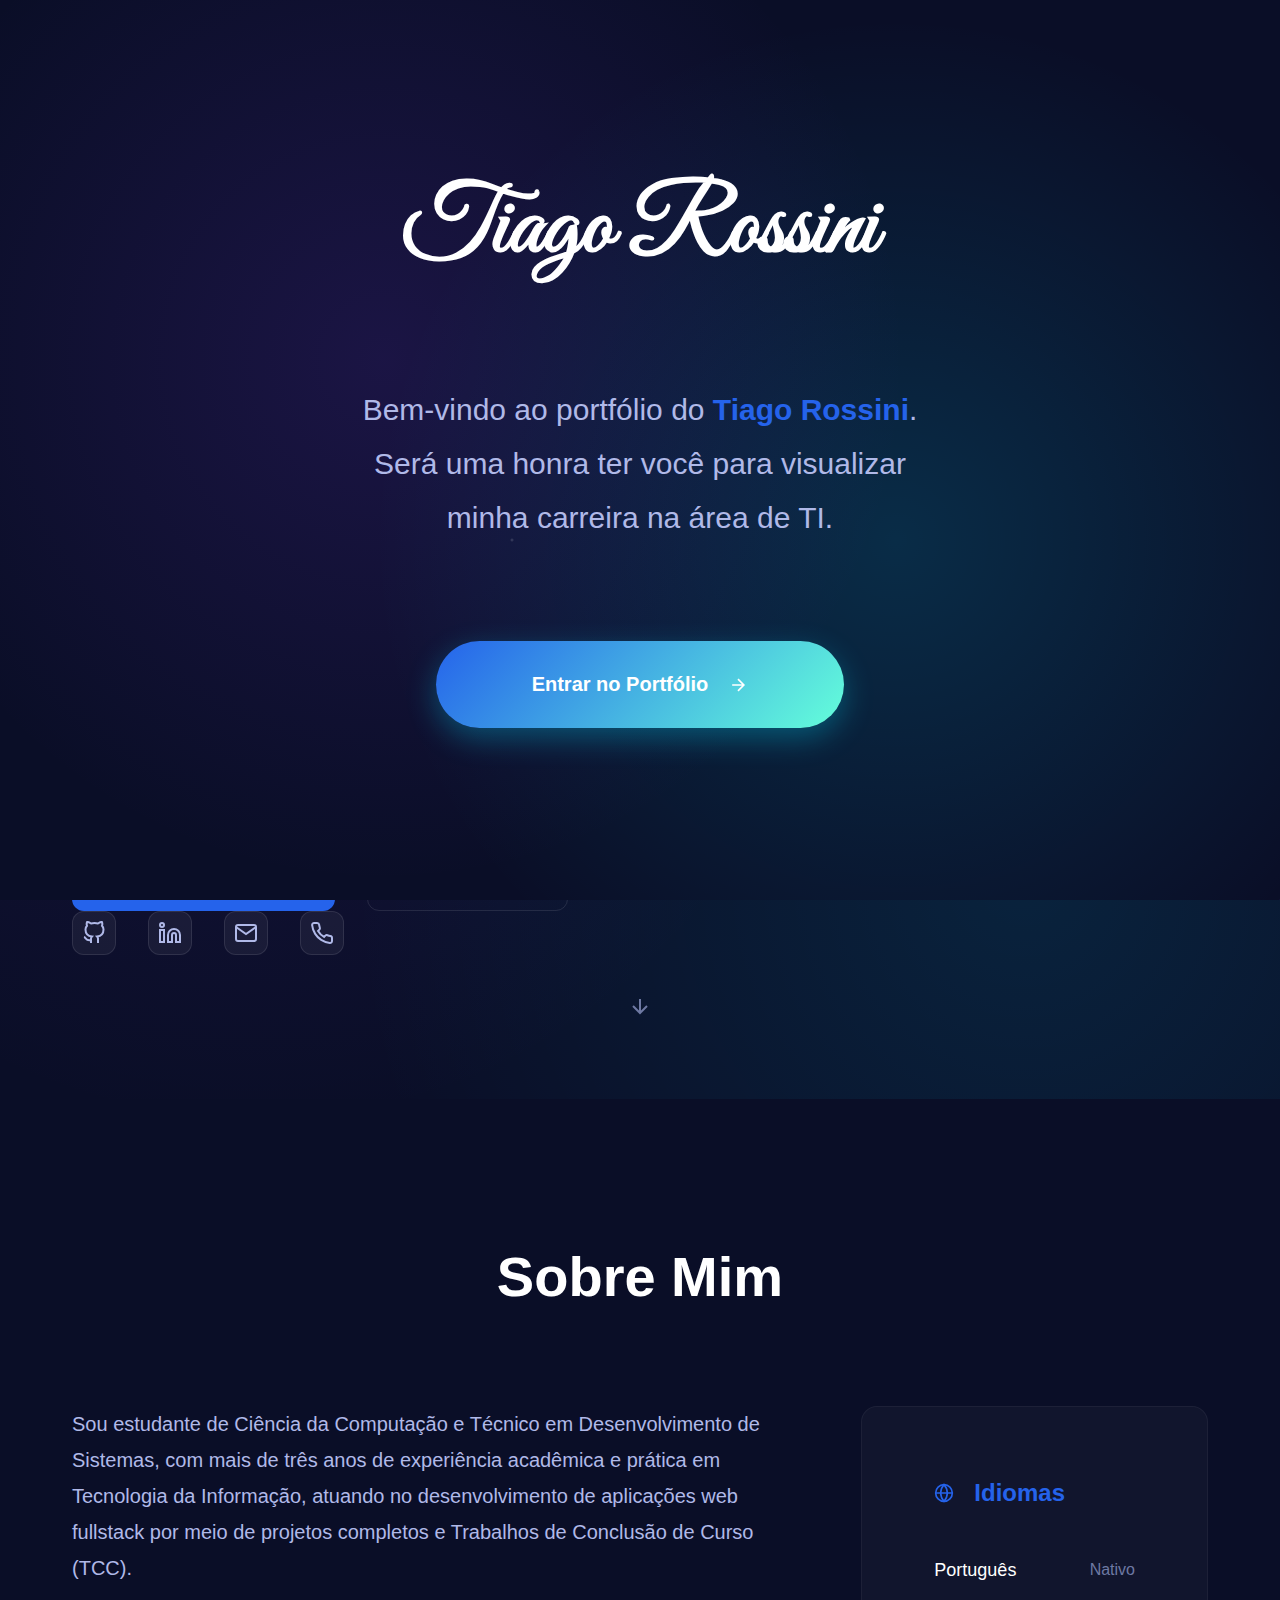
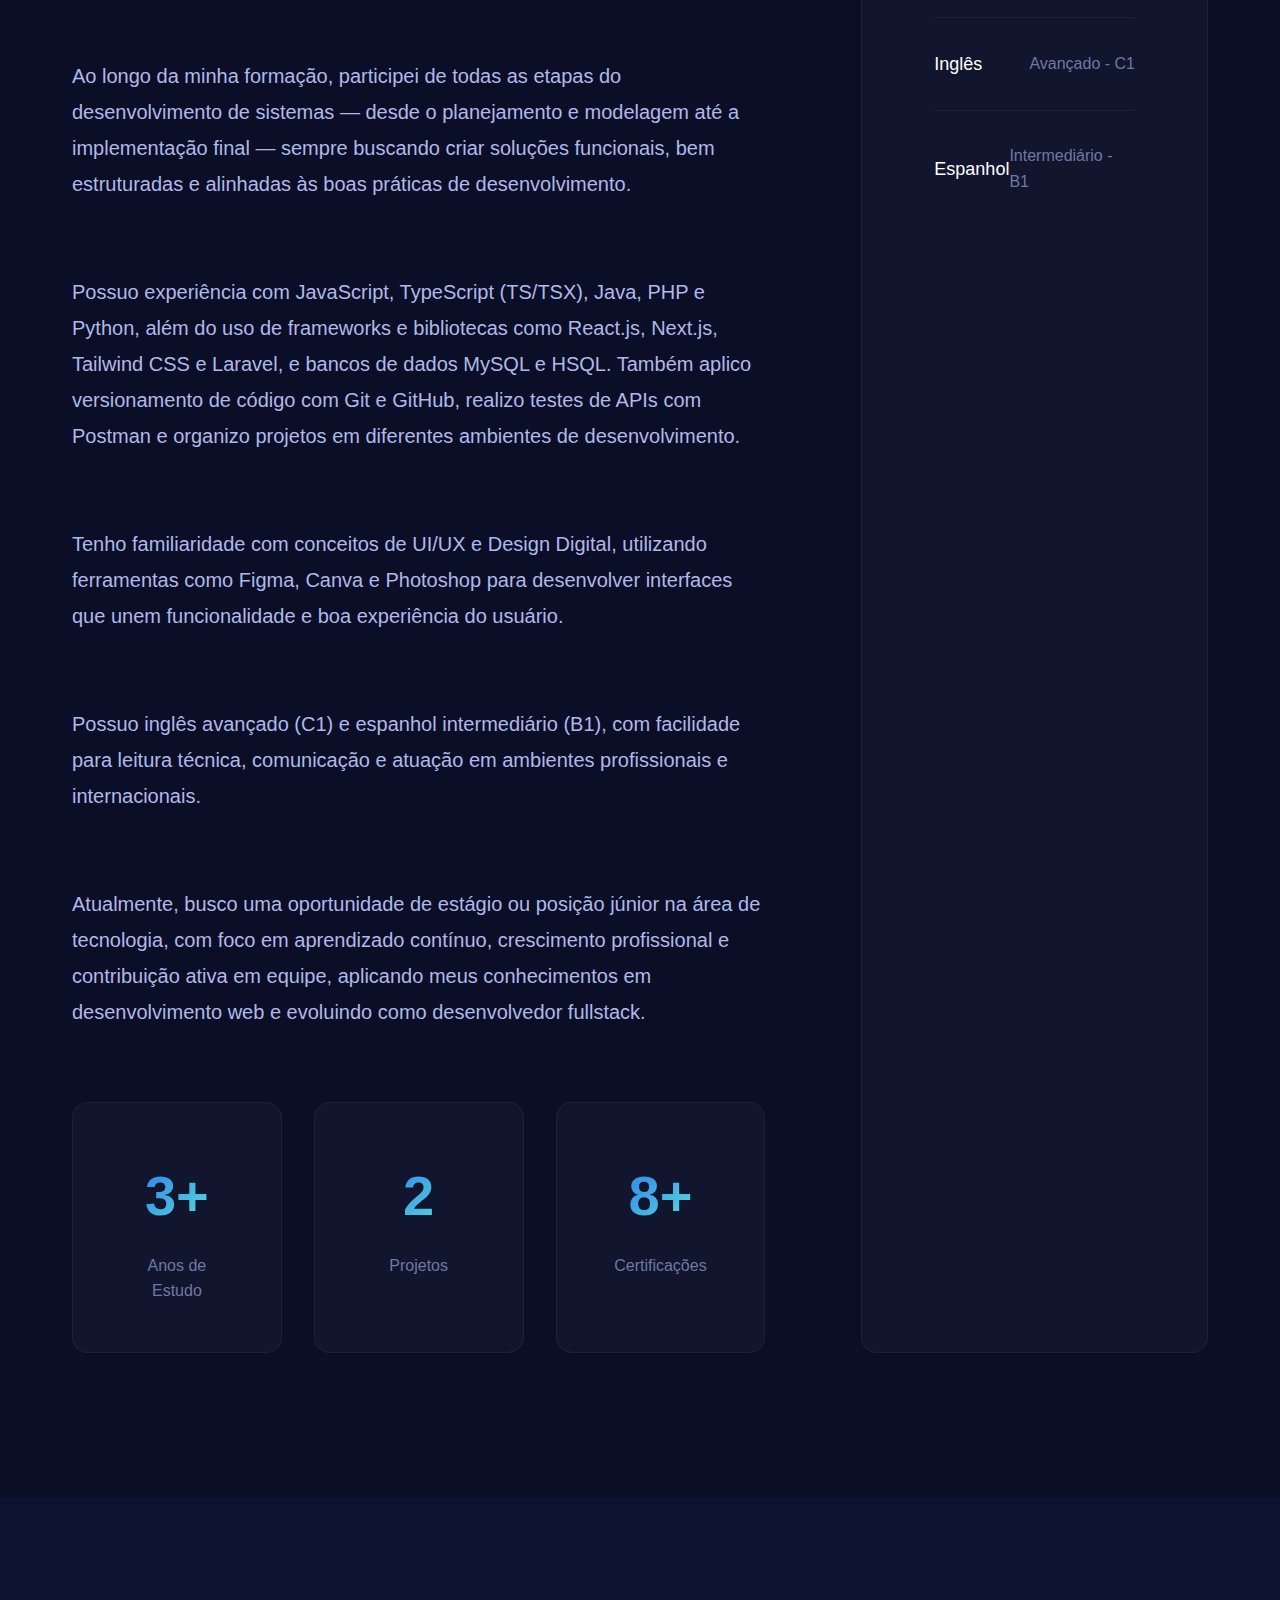
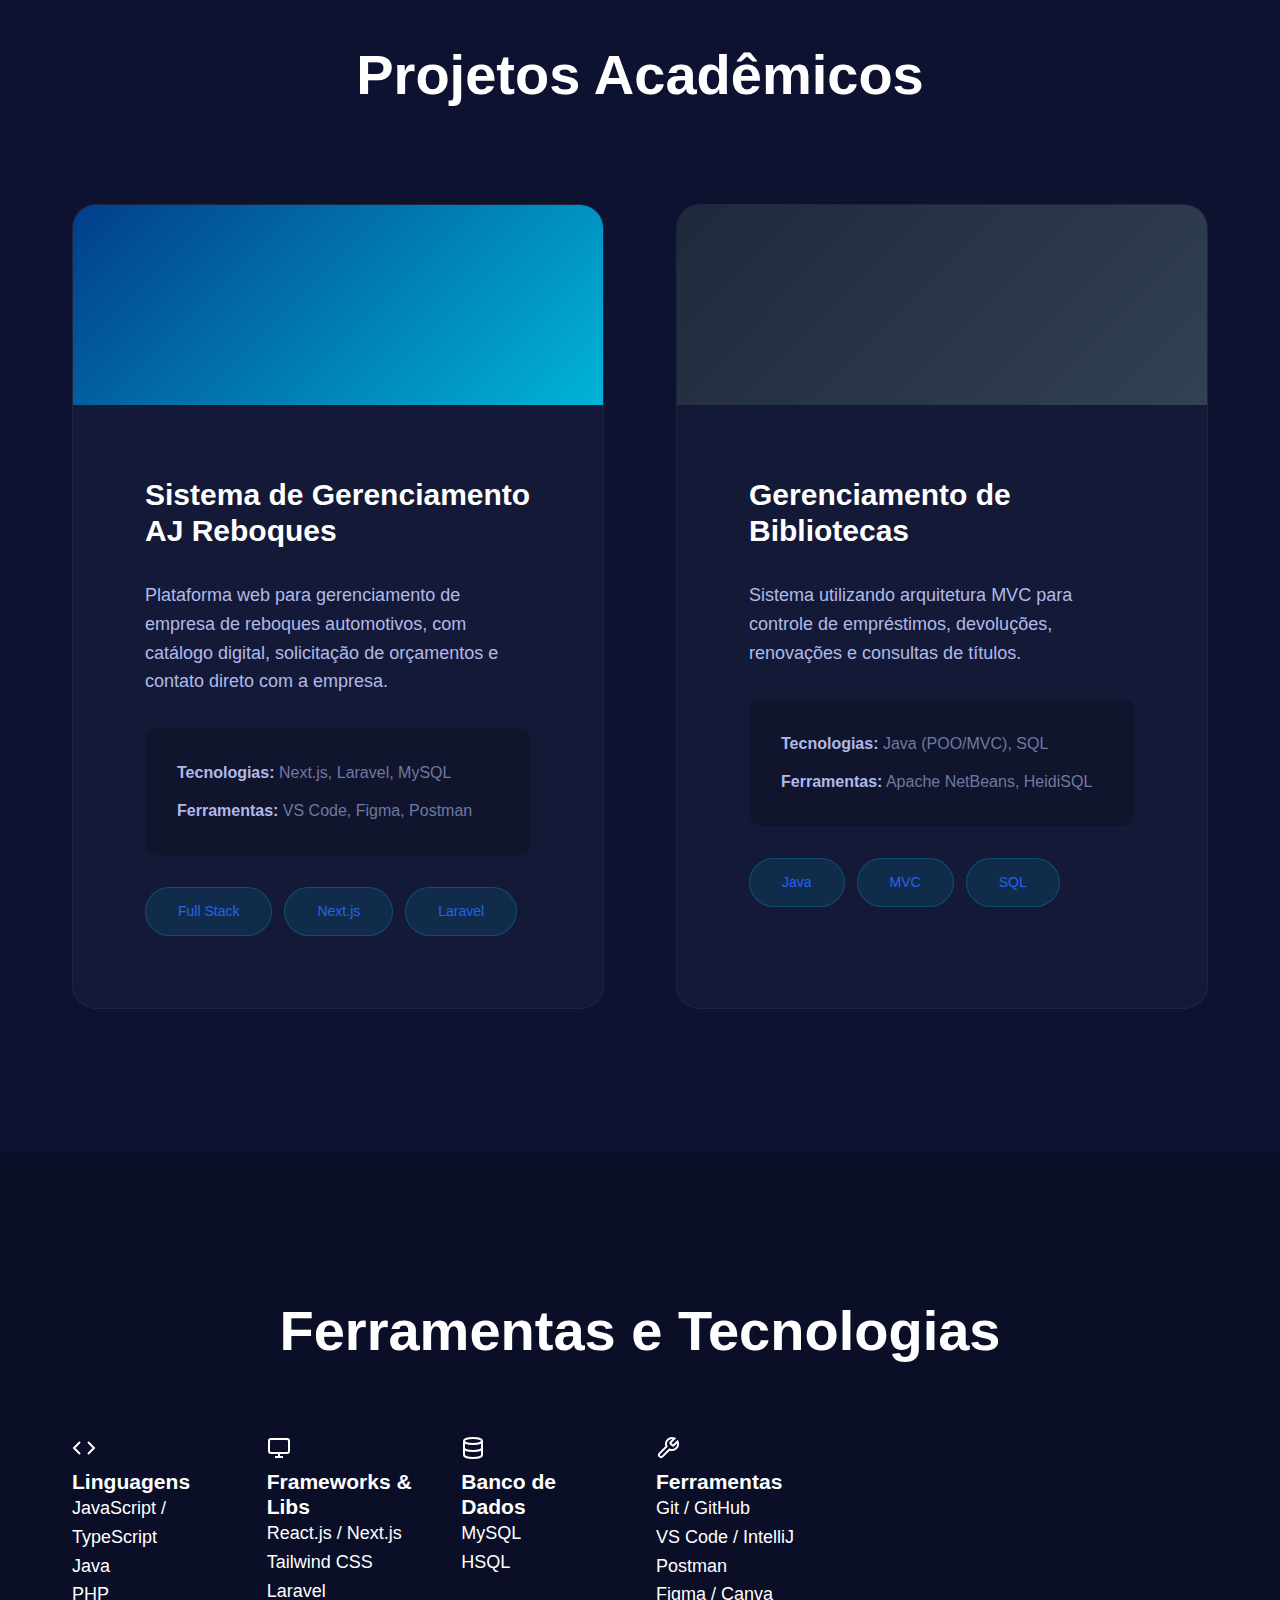
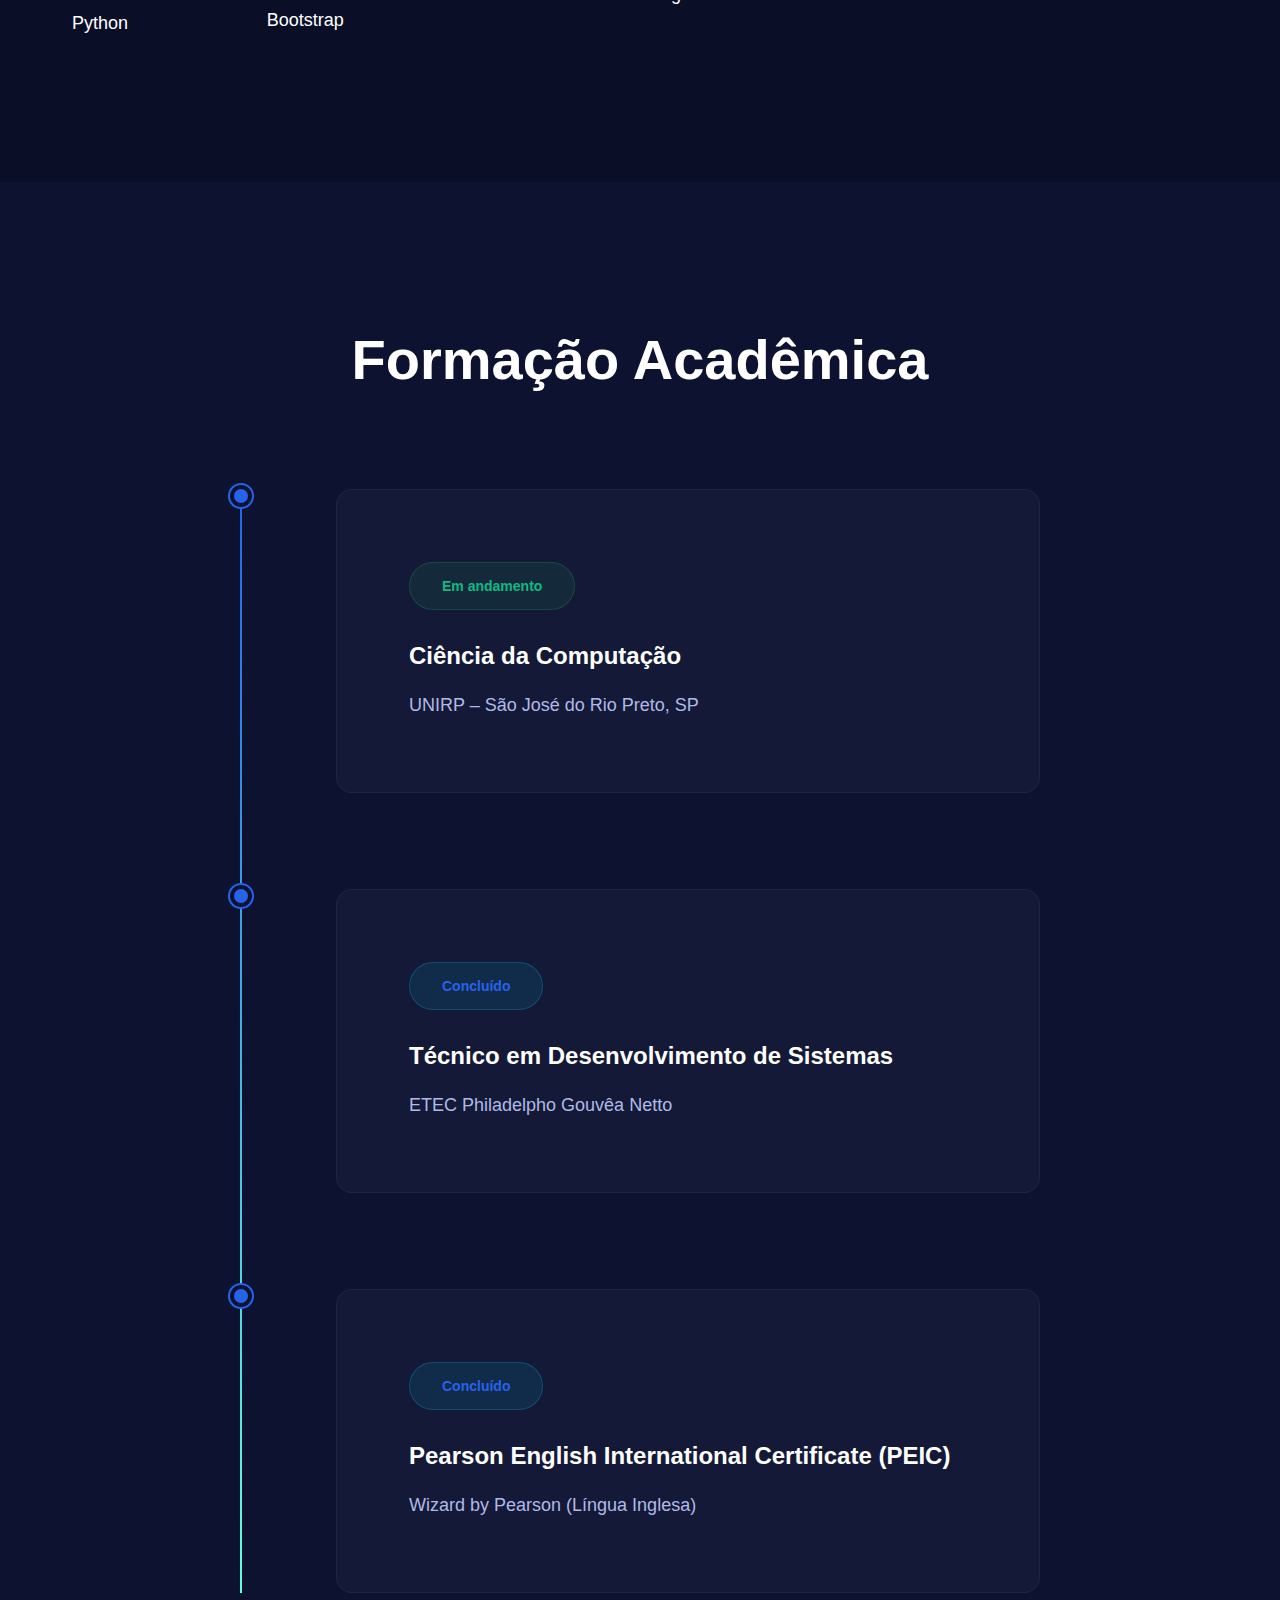
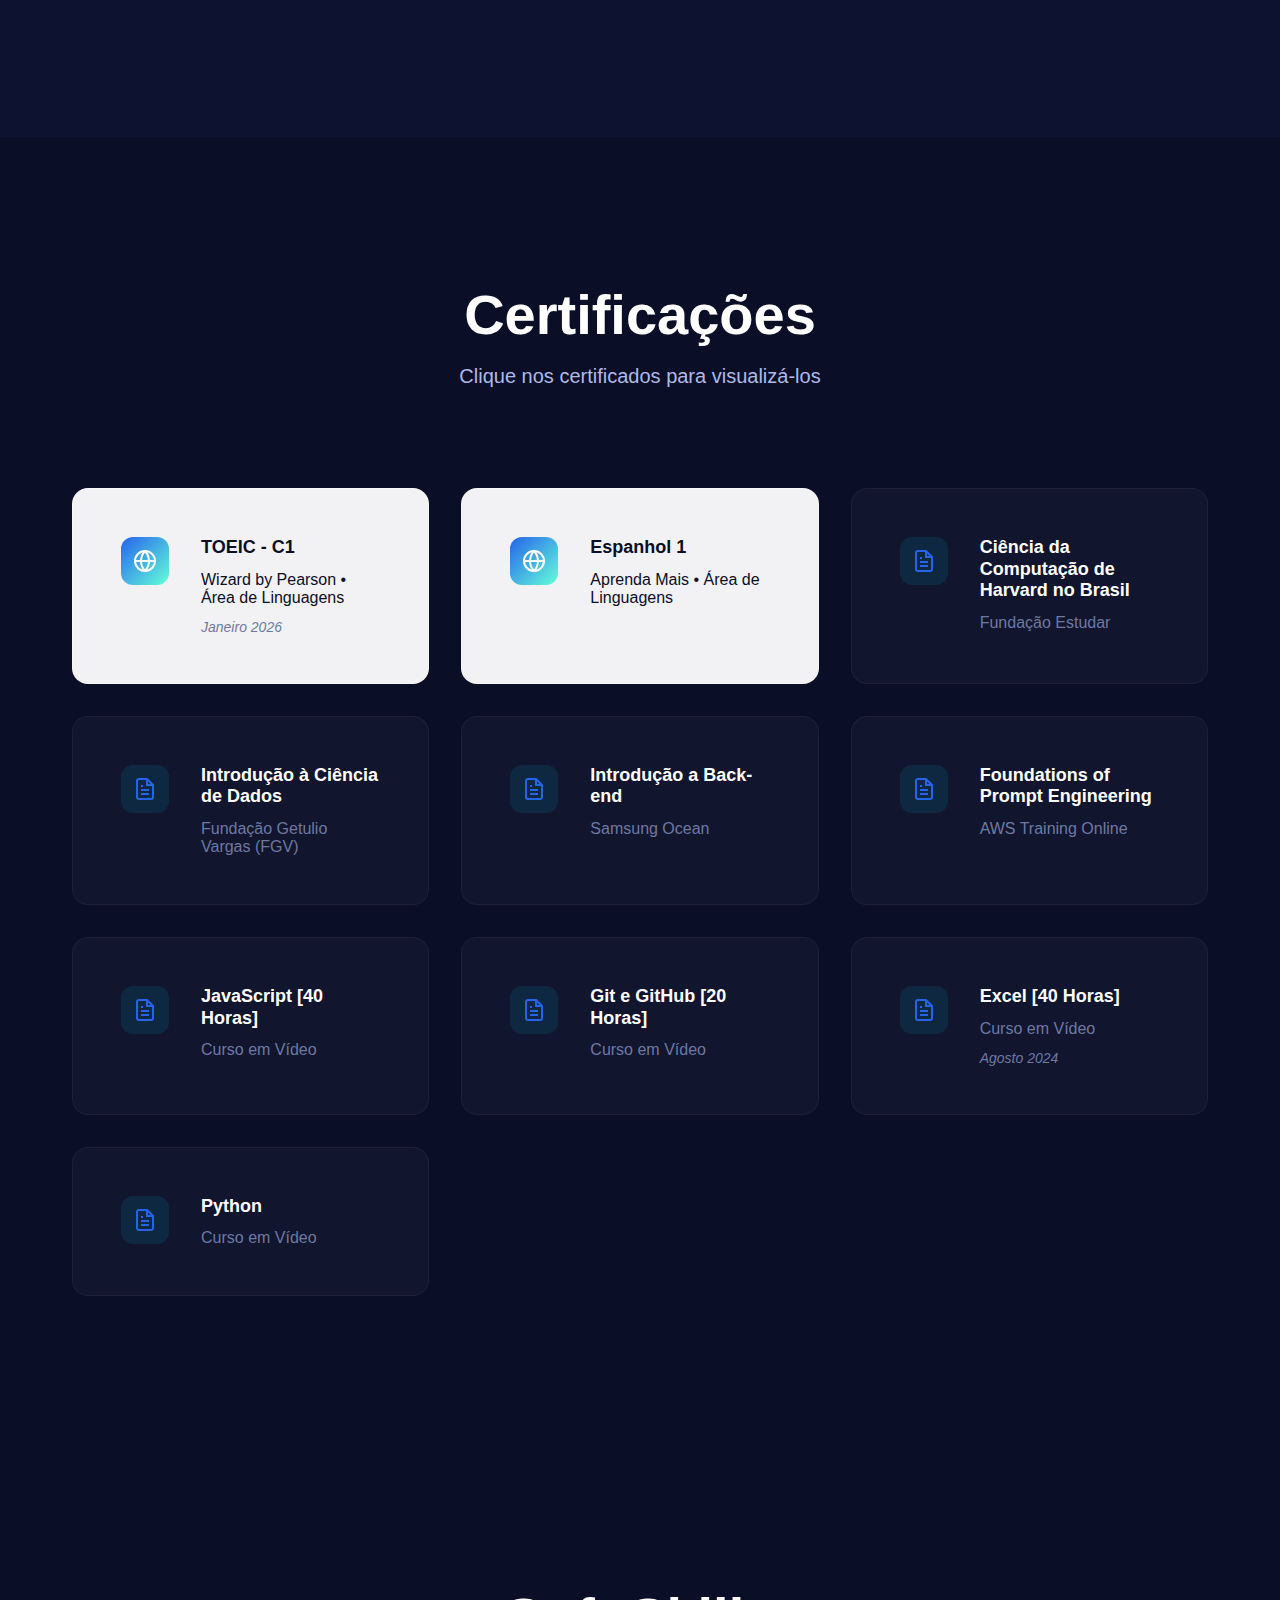
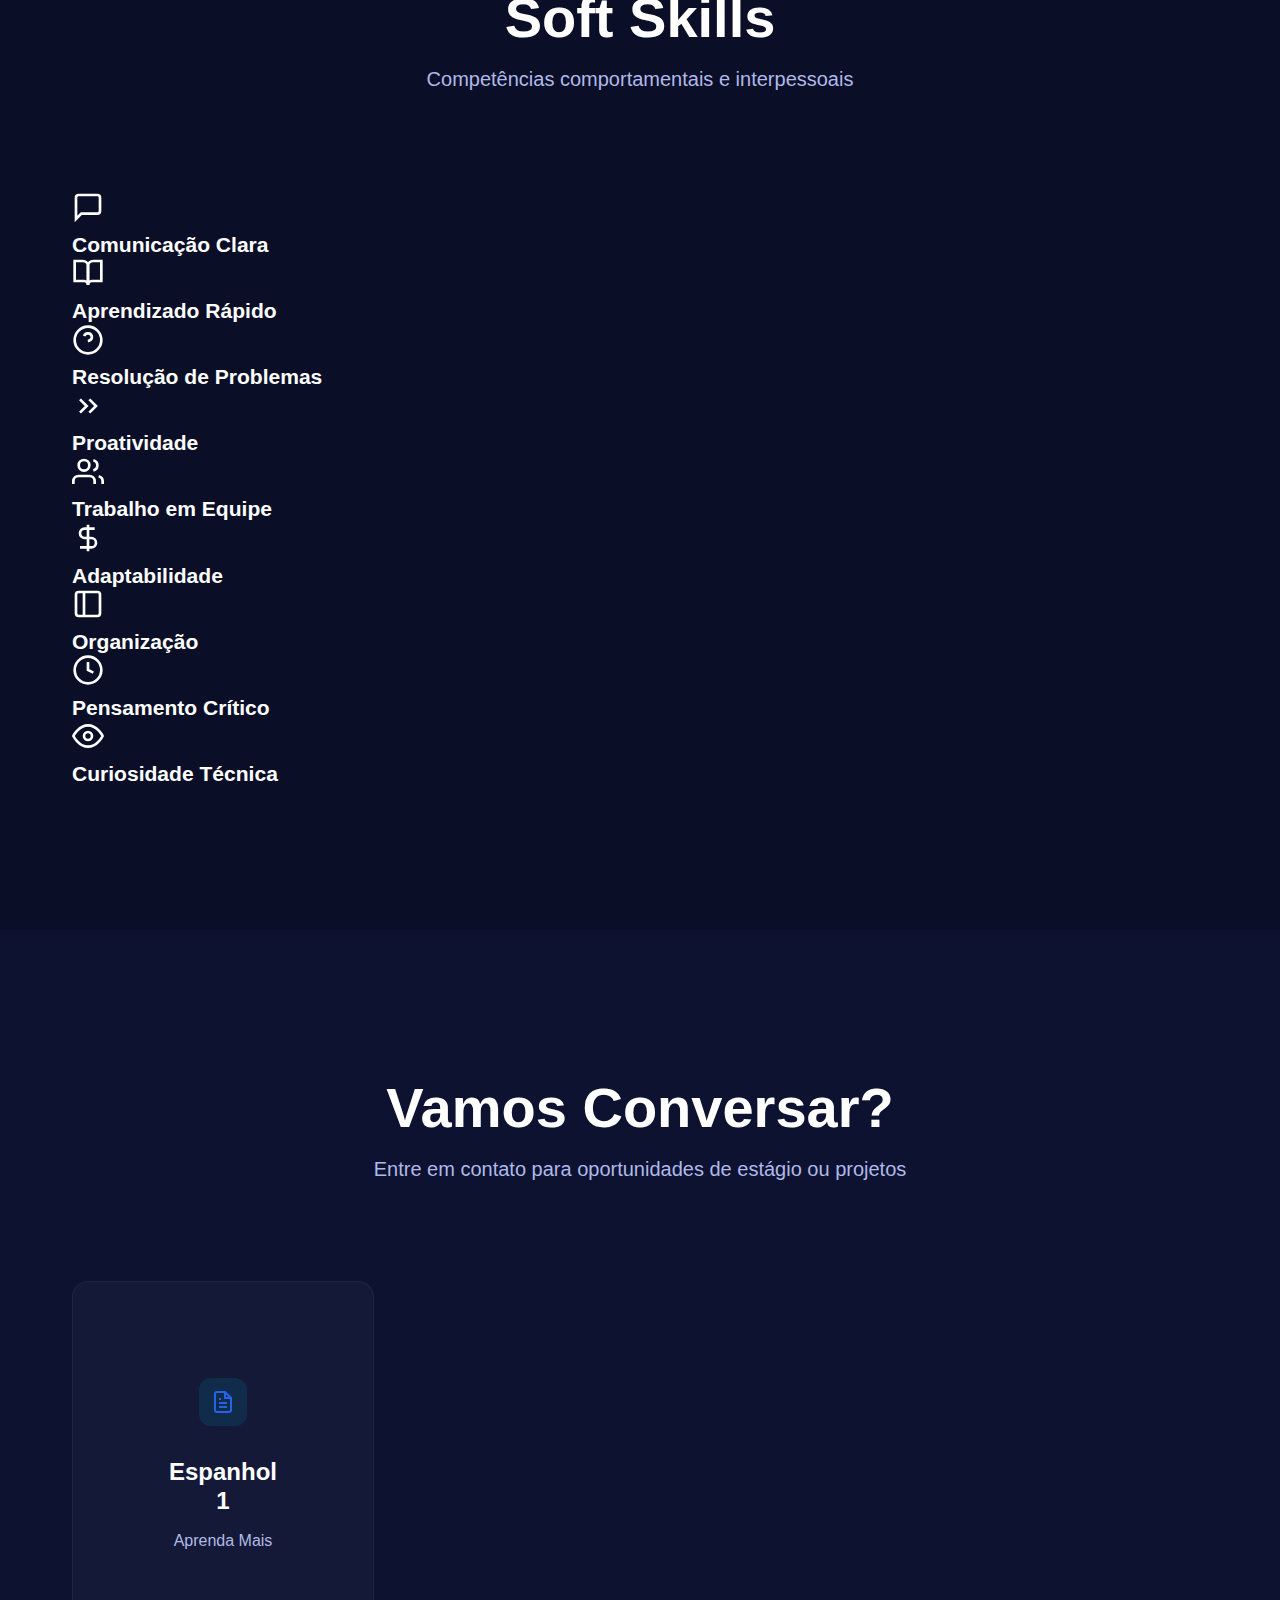
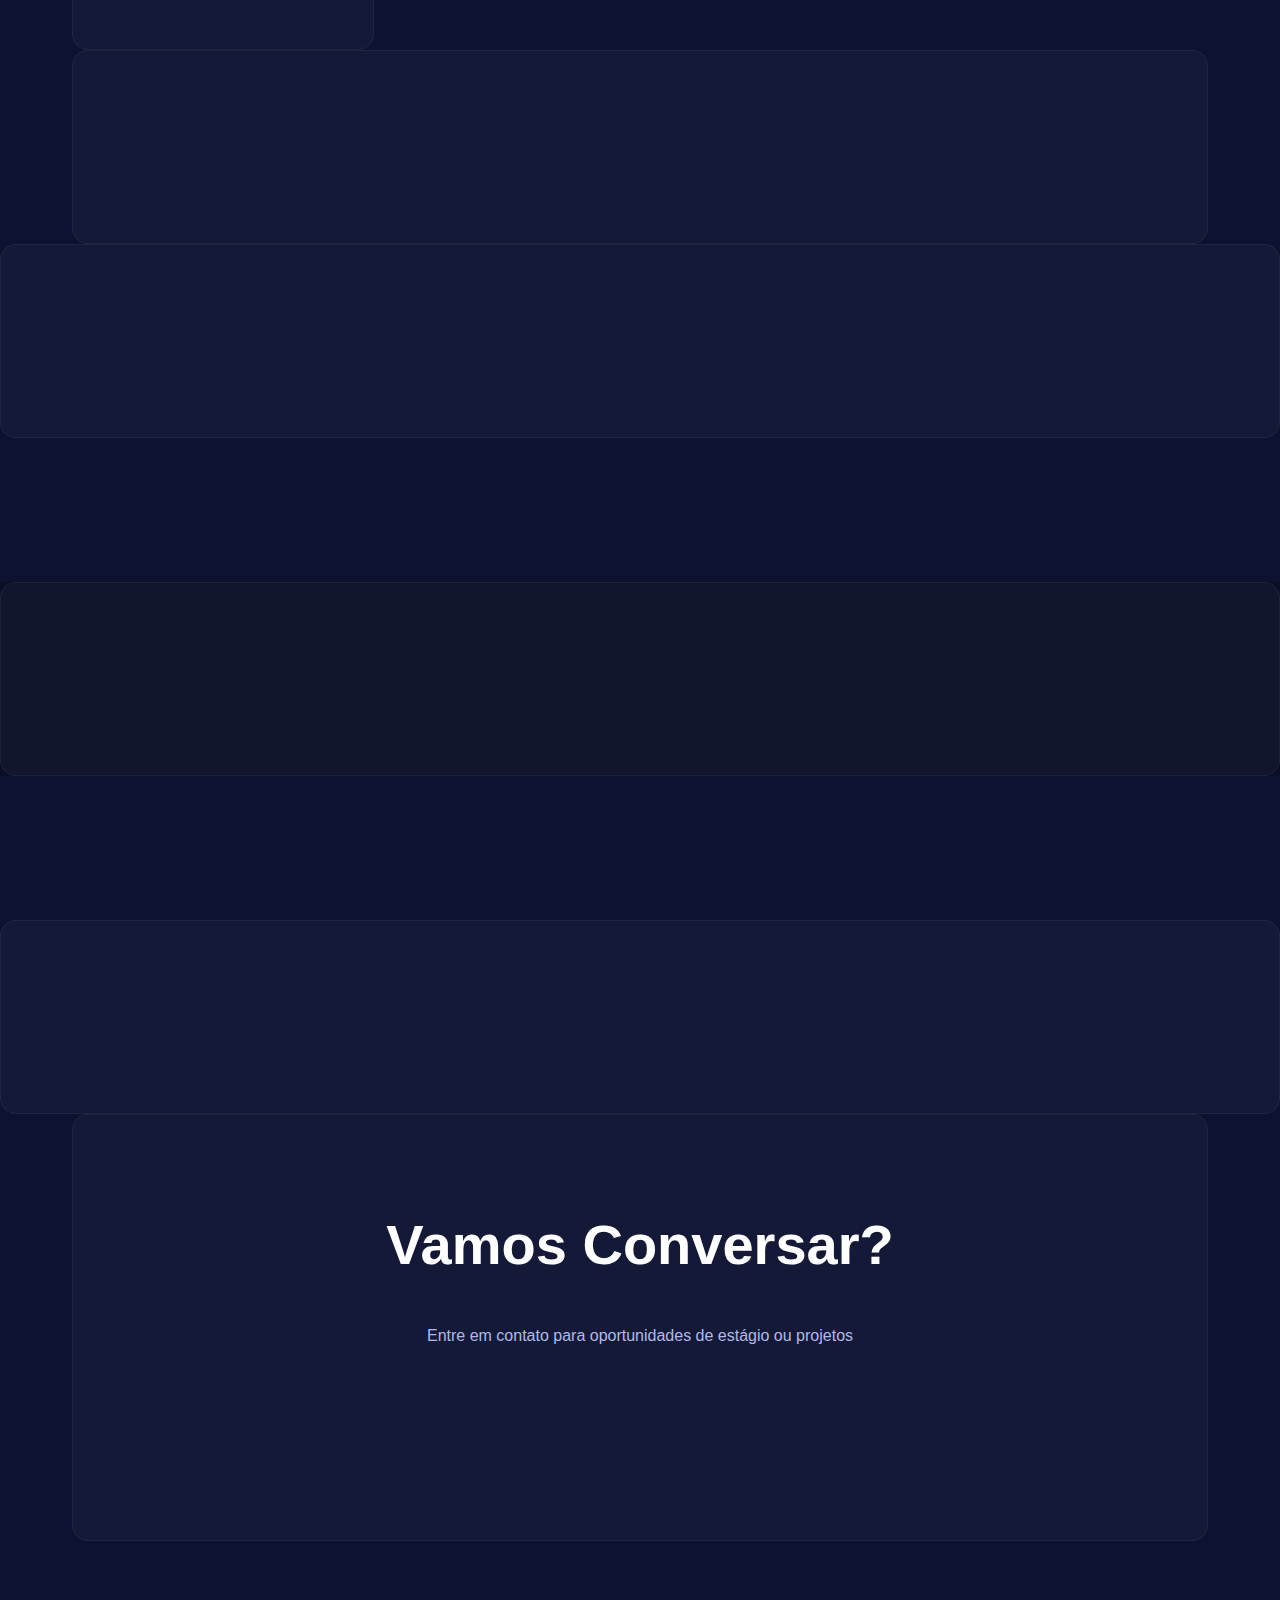
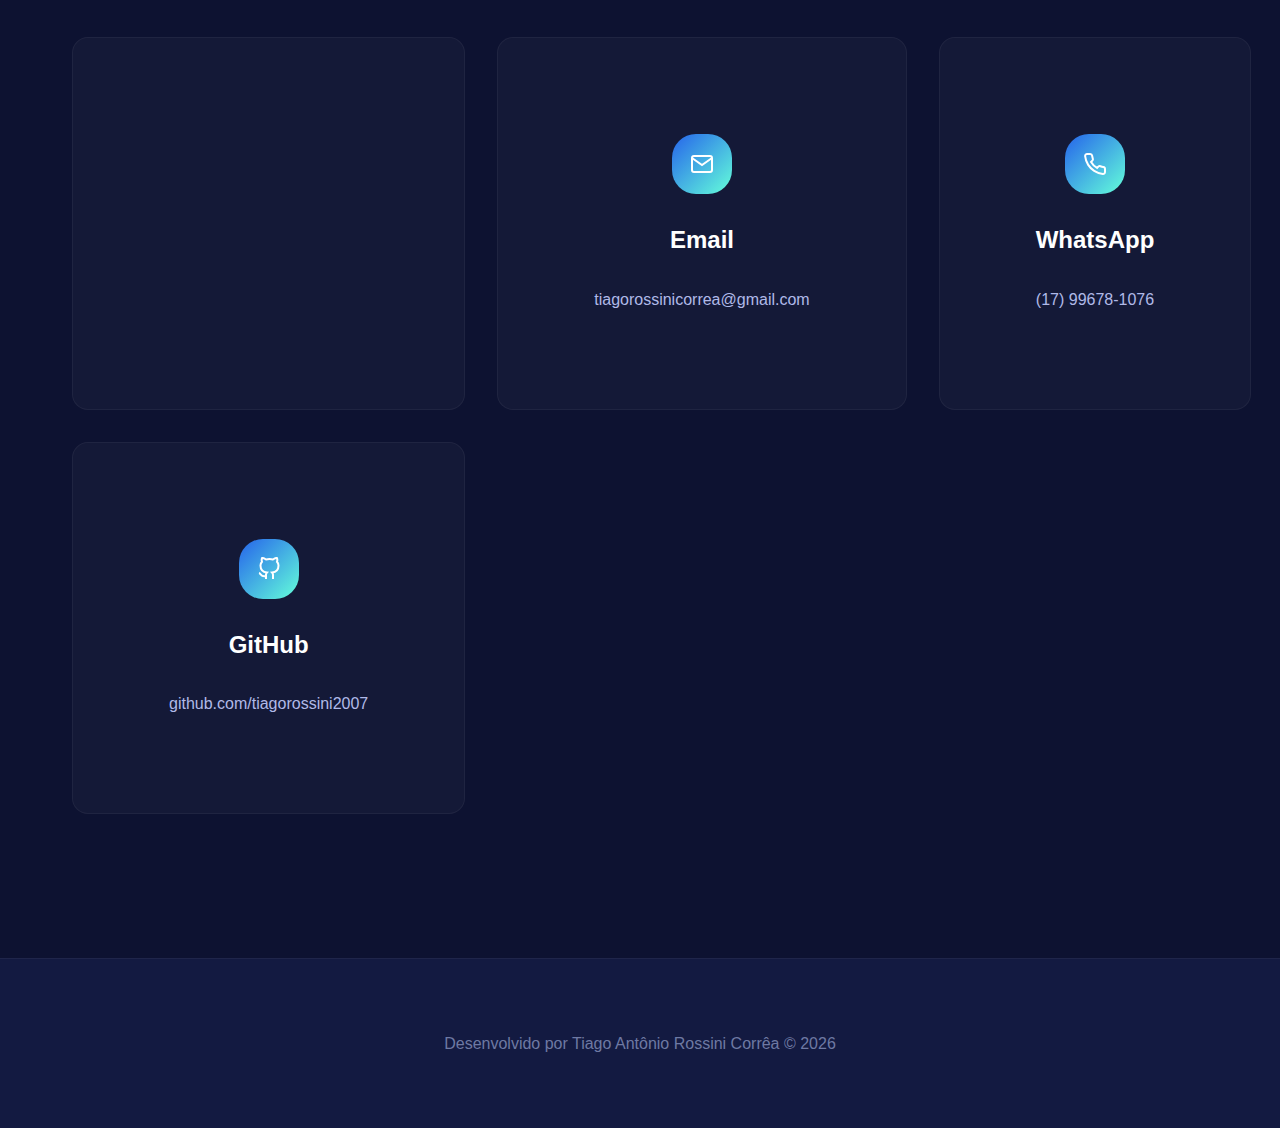
<file: index_backup.html>
<!DOCTYPE html>
<html lang="pt-BR">
<head>
    <meta charset="UTF-8">
    <meta name="viewport" content="width=device-width, initial-scale=1.0">
    <meta name="description" content="Portfólio de Tiago Antônio Rossini Corrêa - Desenvolvedor Full Stack">
    <meta name="keywords" content="desenvolvedor, full stack, portfolio, web developer, react, next.js, laravel">
    
    <!-- Open Graph -->
    <meta property="og:title" content="Tiago Rossini | Desenvolvedor Full Stack">
    <meta property="og:description" content="Portfólio profissional de Tiago Rossini - Desenvolvedor Full Stack especializado em React, Next.js e Laravel">
    <meta property="og:type" content="website">
    
    <title>Tiago Rossini | Desenvolvedor Full Stack</title>
    
    <!-- Google Fonts -->
    <link rel="preconnect" href="https://fonts.googleapis.com">
    <link rel="preconnect" href="https://fonts.gstatic.com" crossorigin>
    <link href="https://fonts.googleapis.com/css2?family=Space+Grotesk:wght@400;500;600;700&family=Inter:wght@300;400;500;600;700&family=Great+Vibes&display=swap" rel="stylesheet">
    
    <link rel="stylesheet" href="styles.css">
</head>
<body>
    <!-- Navigation -->
    <nav class="navbar" id="navbar">
        <div class="container nav-container">
            <h1 class="logo-tiago">Tiago Rossini</h1>
            
            <button class="mobile-toggle" id="mobileToggle" aria-label="Toggle menu">
                <span></span>
                <span></span>
                <span></span>
            </button>
            
            <ul class="nav-links" id="navLinks">
                <li><a href="#about" class="nav-link">Sobre</a></li>
                <li><a href="#projects" class="nav-link">Projetos</a></li>
                <li><a href="#skills" class="nav-link">Habilidades</a></li>
                <li><a href="#formation" class="nav-link">Formação</a></li>
                <li><a href="#certificates" class="nav-link">Certificados</a></li>
                <li><a href="#contact" class="nav-link btn-nav">Contato</a></li>
            </ul>
        </div>
    </nav>

    <main>
        <!-- Welcome Screen -->
        <section class="welcome-screen" id="welcome">
            <div class="welcome-background">
                <div class="welcome-particles"></div>
            </div>
            <div class="welcome-content">
                <div class="welcome-logo">
                    <h1 class="logo-tiago-large">Tiago Rossini</h1>
                </div>
                <p class="welcome-text">
                    Bem-vindo ao portfólio do <span class="highlight">Tiago Rossini</span>.<br>
                    Será uma honra ter você para visualizar minha carreira na área de TI.
                </p>
                <button class="welcome-btn" id="enterPortfolio">
                    <span>Entrar no Portfólio</span>
                    <svg width="20" height="20" viewBox="0 0 24 24" fill="none" stroke="currentColor" stroke-width="2">
                        <path d="M5 12h14M12 5l7 7-7 7"/>
                    </svg>
                </button>
            </div>
        </section>

        <!-- Hero Section -->
        <section class="hero" id="home">
            <div class="hero-background"></div>
            <div class="container hero-container">
                <div class="hero-content">
                    <div class="hero-badge">
                        <svg width="16" height="16" viewBox="0 0 24 24" fill="none" stroke="currentColor" stroke-width="2">
                            <circle cx="12" cy="12" r="10"></circle>
                            <circle cx="12" cy="12" r="3" fill="currentColor"></circle>
                        </svg>
                        <span>Disponível para oportunidades</span>
                    </div>
                    
                  <h1 class="hero-title">
                        Olá, meu nome é 
                        Tiago Rossini
                    </h1>
                
                <p class="hero-subtitle">Desenvolvedor Full Stack</p>
                
                <p class="hero-description">
                    Desenvolvedor em início de carreira com mais de três anos de estudo e experiência prática em Tecnologia da Informação. Busco oportunidade de estágio para aplicar conhecimentos em desenvolvimento web e evoluir profissionalmente.
                </p>
                
                <div class="hero-location">
                    <svg width="16" height="16" viewBox="0 0 24 24" fill="none" stroke="currentColor" stroke-width="2">
                        <path d="M21 10c0 7-9 13-9 13s-9-6-9-13a9 9 0 0 1 18 0z"></path>
                        <circle cx="12" cy="10" r="3"></circle>
                    </svg>
                    São José do Rio Preto, SP - Brasil
                </div>
                
                <div class="hero-buttons">
                    <a href="#contact" class="btn btn-primary">
                        Entre em Contato
                        <svg width="20" height="20" viewBox="0 0 24 24" fill="none" stroke="currentColor" stroke-width="2">
                            <path d="M5 12h14M12 5l7 7-7 7"/>
                        </svg>
                    </a>
                    <a href="#projects" class="btn btn-secondary">Ver Projetos</a>
                </div>
                
                <div class="hero-socials">
                    <a href="https://github.com/tiagorossini2007" target="_blank" class="social-link" title="GitHub">
                        <svg width="24" height="24" viewBox="0 0 24 24" fill="none" stroke="currentColor" stroke-width="2">
                            <path d="M9 19c-5 1.5-5-2.5-7-3m14 6v-3.87a3.37 3.37 0 0 0-.94-2.61c3.14-.35 6.44-1.54 6.44-7A5.44 5.44 0 0 0 20 4.77 5.07 5.07 0 0 0 19.91 1S18.73.65 16 2.48a13.38 13.38 0 0 0-7 0C6.27.65 5.09 1 5.09 1A5.07 5.07 0 0 0 5 4.77a5.44 5.44 0 0 0-1.5 3.78c0 5.42 3.3 6.61 6.44 7A3.37 3.37 0 0 0 9 18.13V22"></path>
                        </svg>
                    </a>
                    <a href="https://www.linkedin.com/in/tiagorossini/" target="_blank" class="social-link" title="LinkedIn">
                        <svg width="24" height="24" viewBox="0 0 24 24" fill="none" stroke="currentColor" stroke-width="2">
                            <path d="M16 8a6 6 0 0 1 6 6v7h-4v-7a2 2 0 0 0-2-2 2 2 0 0 0-2 2v7h-4v-7a6 6 0 0 1 6-6z"></path>
                            <rect x="2" y="9" width="4" height="12"></rect>
                            <circle cx="4" cy="4" r="2"></circle>
                        </svg>
                    </a>
                    <a href="mailto:tiagorossinicorrea@gmail.com" class="social-link" title="Email">
                        <svg width="24" height="24" viewBox="0 0 24 24" fill="none" stroke="currentColor" stroke-width="2">
                            <path d="M4 4h16c1.1 0 2 .9 2 2v12c0 1.1-.9 2-2 2H4c-1.1 0-2-.9-2-2V6c0-1.1.9-2 2-2z"></path>
                            <polyline points="22,6 12,13 2,6"></polyline>
                        </svg>
                    </a>
                    <a href="https://wa.me/5517996781076" target="_blank" class="social-link" title="WhatsApp">
                        <svg width="24" height="24" viewBox="0 0 24 24" fill="none" stroke="currentColor" stroke-width="2">
                            <path d="M22 16.92v3a2 2 0 0 1-2.18 2 19.79 19.79 0 0 1-8.63-3.07 19.5 19.5 0 0 1-6-6 19.79 19.79 0 0 1-3.07-8.67A2 2 0 0 1 4.11 2h3a2 2 0 0 1 2 1.72 12.84 12.84 0 0 0 .7 2.81 2 2 0 0 1-.45 2.11L8.09 9.91a16 16 0 0 0 6 6l1.27-1.27a2 2 0 0 1 2.11-.45 12.84 12.84 0 0 0 2.81.7A2 2 0 0 1 22 16.92z"></path>
                        </svg>
                    </a>
                </div>
            </div>
            
            <div class="hero-image">
                <div class="profile-card">
                    <div class="profile-glow"></div>
                    <img src="profile.jpg" alt="Tiago Rossini" class="profile-img">
                </div>
            </div>
        </div>
        
        <div class="scroll-indicator">
            <svg width="24" height="24" viewBox="0 0 24 24" fill="none" stroke="currentColor" stroke-width="2">
                <path d="M12 5v14M19 12l-7 7-7-7"/>
            </svg>
        </div>
    </section>

    <!-- About Section -->
    <section class="section" id="about">
        <div class="container">
            <h2 class="section-title">Sobre Mim</h2>
            
            <div class="about-grid">
                <div class="about-content">
                    <p class="about-text">
                        Sou estudante de Ciência da Computação e Técnico em Desenvolvimento de Sistemas, com mais de três anos de experiência acadêmica e prática em Tecnologia da Informação, atuando no desenvolvimento de aplicações web fullstack por meio de projetos completos e Trabalhos de Conclusão de Curso (TCC).
                    </p>
                    <p class="about-text">
                        Ao longo da minha formação, participei de todas as etapas do desenvolvimento de sistemas — desde o planejamento e modelagem até a implementação final — sempre buscando criar soluções funcionais, bem estruturadas e alinhadas às boas práticas de desenvolvimento.
                    </p>
                    <p class="about-text">
                        Possuo experiência com JavaScript, TypeScript (TS/TSX), Java, PHP e Python, além do uso de frameworks e bibliotecas como React.js, Next.js, Tailwind CSS e Laravel, e bancos de dados MySQL e HSQL. Também aplico versionamento de código com Git e GitHub, realizo testes de APIs com Postman e organizo projetos em diferentes ambientes de desenvolvimento.
                    </p>
                    <p class="about-text">
                        Tenho familiaridade com conceitos de UI/UX e Design Digital, utilizando ferramentas como Figma, Canva e Photoshop para desenvolver interfaces que unem funcionalidade e boa experiência do usuário.
                    </p>
                    <p class="about-text">
                        Possuo inglês avançado (C1) e espanhol intermediário (B1), com facilidade para leitura técnica, comunicação e atuação em ambientes profissionais e internacionais.
                    </p>
                    <p class="about-text">
                        Atualmente, busco uma oportunidade de estágio ou posição júnior na área de tecnologia, com foco em aprendizado contínuo, crescimento profissional e contribuição ativa em equipe, aplicando meus conhecimentos em desenvolvimento web e evoluindo como desenvolvedor fullstack.
                    </p>
                    
                    <div class="stats-grid">
                        <div class="stat-card">
                            <div class="stat-number">3+</div>
                            <div class="stat-label">Anos de Estudo</div>
                        </div>
                        <div class="stat-card">
                            <div class="stat-number">2</div>
                            <div class="stat-label">Projetos</div>
                        </div>
                        <div class="stat-card">
                            <div class="stat-number">8+</div>
                            <div class="stat-label">Certificações</div>
                        </div>
                    </div>
                </div>
                
                <div class="languages-card">
                    <h3 class="card-title">
                        <svg width="20" height="20" viewBox="0 0 24 24" fill="none" stroke="currentColor" stroke-width="2">
                            <circle cx="12" cy="12" r="10"></circle>
                            <path d="M2 12h20M12 2a15.3 15.3 0 0 1 4 10 15.3 15.3 0 0 1-4 10 15.3 15.3 0 0 1-4-10 15.3 15.3 0 0 1 4-10z"></path>
                        </svg>
                        Idiomas
                    </h3>
                    <ul class="languages-list">
                        <li>
                            <span class="language-name">Português</span>
                            <span class="language-level">Nativo</span>
                        </li>
                        <li>
                            <span class="language-name">Inglês</span>
                            <span class="language-level">Avançado - C1</span>
                        </li>
                        <li>
                            <span class="language-name">Espanhol</span>
                            <span class="language-level">Intermediário - B1</span>
                        </li>
                    </ul>
                </div>
            </div>
        </div>
    </section>

    <!-- Projects Section -->
    <section class="section section-dark" id="projects">
        <div class="container">
            <h2 class="section-title">Projetos Acadêmicos</h2>
            
            <div class="projects-grid">
                <!-- Project 1 -->
                <div class="project-card">
                    <div class="project-image" style="background: linear-gradient(135deg, #023e8a 0%, #00b4d8 100%);"></div>
                    <div class="project-content">
                        <h3 class="project-title">Sistema de Gerenciamento AJ Reboques</h3>
                        <p class="project-description">
                            Plataforma web para gerenciamento de empresa de reboques automotivos, com catálogo digital, solicitação de orçamentos e contato direto com a empresa.
                        </p>
                        <div class="project-specs">
                            <div class="spec-item">
                                <strong>Tecnologias:</strong> Next.js, Laravel, MySQL
                            </div>
                            <div class="spec-item">
                                <strong>Ferramentas:</strong> VS Code, Figma, Postman
                            </div>
                        </div>
                        <div class="project-tags">
                            <span class="tag">Full Stack</span>
                            <span class="tag">Next.js</span>
                            <span class="tag">Laravel</span>
                        </div>
                    </div>
                </div>

                <!-- Project 2 -->
                <div class="project-card">
                    <div class="project-image" style="background: linear-gradient(135deg, #1e293b 0%, #334155 100%);"></div>
                    <div class="project-content">
                        <h3 class="project-title">Gerenciamento de Bibliotecas</h3>
                        <p class="project-description">
                            Sistema utilizando arquitetura MVC para controle de empréstimos, devoluções, renovações e consultas de títulos.
                        </p>
                        <div class="project-specs">
                            <div class="spec-item">
                                <strong>Tecnologias:</strong> Java (POO/MVC), SQL
                            </div>
                            <div class="spec-item">
                                <strong>Ferramentas:</strong> Apache NetBeans, HeidiSQL
                            </div>
                        </div>
                        <div class="project-tags">
                            <span class="tag">Java</span>
                            <span class="tag">MVC</span>
                            <span class="tag">SQL</span>
                        </div>
                    </div>
                </div>
            </div>
        </div>
    </section>

    <!-- Skills Section -->
    <section class="section" id="skills">
        <div class="container">
            <h2 class="section-title">Ferramentas e Tecnologias</h2>
            
            <div class="skills-grid">
                <div class="skill-category">
                    <div class="category-header">
                        <svg width="24" height="24" viewBox="0 0 24 24" fill="none" stroke="currentColor" stroke-width="2">
                            <polyline points="16 18 22 12 16 6"></polyline>
                            <polyline points="8 6 2 12 8 18"></polyline>
                        </svg>
                        <h3>Linguagens</h3>
                    </div>
                    <ul class="tech-list">
                        <li>JavaScript / TypeScript</li>
                        <li>Java</li>
                        <li>PHP</li>
                        <li>Python</li>
                    </ul>
                </div>

                <div class="skill-category">
                    <div class="category-header">
                        <svg width="24" height="24" viewBox="0 0 24 24" fill="none" stroke="currentColor" stroke-width="2">
                            <rect x="2" y="3" width="20" height="14" rx="2" ry="2"></rect>
                            <line x1="8" y1="21" x2="16" y2="21"></line>
                            <line x1="12" y1="17" x2="12" y2="21"></line>
                        </svg>
                        <h3>Frameworks & Libs</h3>
                    </div>
                    <ul class="tech-list">
                        <li>React.js / Next.js</li>
                        <li>Tailwind CSS</li>
                        <li>Laravel</li>
                        <li>Bootstrap</li>
                    </ul>
                </div>

                <div class="skill-category">
                    <div class="category-header">
                        <svg width="24" height="24" viewBox="0 0 24 24" fill="none" stroke="currentColor" stroke-width="2">
                            <ellipse cx="12" cy="5" rx="9" ry="3"></ellipse>
                            <path d="M21 12c0 1.66-4 3-9 3s-9-1.34-9-3"></path>
                            <path d="M3 5v14c0 1.66 4 3 9 3s9-1.34 9-3V5"></path>
                        </svg>
                        <h3>Banco de Dados</h3>
                    </div>
                    <ul class="tech-list">
                        <li>MySQL</li>
                        <li>HSQL</li>
                    </ul>
                </div>

                <div class="skill-category">
                    <div class="category-header">
                        <svg width="24" height="24" viewBox="0 0 24 24" fill="none" stroke="currentColor" stroke-width="2">
                            <path d="M14.7 6.3a1 1 0 0 0 0 1.4l1.6 1.6a1 1 0 0 0 1.4 0l3.77-3.77a6 6 0 0 1-7.94 7.94l-6.91 6.91a2.12 2.12 0 0 1-3-3l6.91-6.91a6 6 0 0 1 7.94-7.94l-3.76 3.76z"></path>
                        </svg>
                        <h3>Ferramentas</h3>
                    </div>
                    <ul class="tech-list">
                        <li>Git / GitHub</li>
                        <li>VS Code / IntelliJ</li>
                        <li>Postman</li>
                        <li>Figma / Canva</li>
                    </ul>
                </div>
            </div>
        </div>
    </section>

    <!-- Formation Section -->
    <section class="section section-dark" id="formation">
        <div class="container">
            <h2 class="section-title">Formação Acadêmica</h2>
            
            <div class="timeline">
                <div class="timeline-item">
                    <div class="timeline-marker"></div>
                    <div class="timeline-content">
                        <div class="timeline-badge ongoing">Em andamento</div>
                        <h3>Ciência da Computação</h3>
                        <p>UNIRP – São José do Rio Preto, SP</p>
                    </div>
                </div>

                <div class="timeline-item">
                    <div class="timeline-marker"></div>
                    <div class="timeline-content">
                        <div class="timeline-badge completed">Concluído</div>
                        <h3>Técnico em Desenvolvimento de Sistemas</h3>
                        <p>ETEC Philadelpho Gouvêa Netto</p>
                    </div>
                </div>

                <div class="timeline-item">
                    <div class="timeline-marker"></div>
                    <div class="timeline-content">
                        <div class="timeline-badge completed">Concluído</div>
                        <h3>Pearson English International Certificate (PEIC)</h3>
                        <p>Wizard by Pearson (Língua Inglesa)</p>
                    </div>
                </div>
            </div>
        </div>
    </section>

    <!-- Certificates Section -->
    <section class="section" id="certificates">
        <div class="container">
            <h2 class="section-title">Certificações</h2>
            <p class="section-subtitle">Clique nos certificados para visualizá-los</p>
            
            <div class="certificates-grid">
                <!-- Certificados de Linguagens (Destaque) -->
                <button class="certificate-item language-cert" data-cert="certificados/toeic.pdf">
                    <div class="cert-icon language-icon">
                        <svg width="24" height="24" viewBox="0 0 24 24" fill="none" stroke="currentColor" stroke-width="2">
                            <circle cx="12" cy="12" r="10"></circle>
                            <path d="M2 12h20M12 2a15.3 15.3 0 0 1 4 10 15.3 15.3 0 0 1-4 10 15.3 15.3 0 0 1-4-10 15.3 15.3 0 0 1 4-10z"></path>
                        </svg>
                    </div>
                    <div class="cert-content">
                        <h3>TOEIC - C1</h3>
                        <p>Wizard by Pearson • Área de Linguagens</p>
                        <span class="cert-date">Janeiro 2026</span>
                    </div>
                </button>

                <button class="certificate-item language-cert" data-cert="certificados/espanhol.pdf">
                    <div class="cert-icon language-icon">
                        <svg width="24" height="24" viewBox="0 0 24 24" fill="none" stroke="currentColor" stroke-width="2">
                            <circle cx="12" cy="12" r="10"></circle>
                            <path d="M2 12h20M12 2a15.3 15.3 0 0 1 4 10 15.3 15.3 0 0 1-4 10 15.3 15.3 0 0 1-4-10 15.3 15.3 0 0 1 4-10z"></path>
                        </svg>
                    </div>
                    <div class="cert-content">
                        <h3>Espanhol 1</h3>
                        <p>Aprenda Mais • Área de Linguagens</p>
                    </div>
                </button>

                <!-- Certificados Técnicos -->
                <button class="certificate-item" data-cert="certificados/Certificado cc50 harvard.pdf">
                    <div class="cert-icon">
                        <svg width="24" height="24" viewBox="0 0 24 24" fill="none" stroke="currentColor" stroke-width="2">
                            <path d="M14 2H6a2 2 0 0 0-2 2v16a2 2 0 0 0 2 2h12a2 2 0 0 0 2-2V8z"></path>
                            <polyline points="14 2 14 8 20 8"></polyline>
                            <line x1="16" y1="13" x2="8" y2="13"></line>
                            <line x1="16" y1="17" x2="8" y2="17"></line>
                            <polyline points="10 9 9 9 8 9"></polyline>
                        </svg>
                    </div>
                    <div class="cert-content">
                        <h3>Ciência da Computação de Harvard no Brasil</h3>
                        <p>Fundação Estudar</p>
                    </div>
                </button>

                <button class="certificate-item" data-cert="certificados/certificado ciência de dados.pdf">
                    <div class="cert-icon">
                        <svg width="24" height="24" viewBox="0 0 24 24" fill="none" stroke="currentColor" stroke-width="2">
                            <path d="M14 2H6a2 2 0 0 0-2 2v16a2 2 0 0 0 2 2h12a2 2 0 0 0 2-2V8z"></path>
                            <polyline points="14 2 14 8 20 8"></polyline>
                            <line x1="16" y1="13" x2="8" y2="13"></line>
                            <line x1="16" y1="17" x2="8" y2="17"></line>
                            <polyline points="10 9 9 9 8 9"></polyline>
                        </svg>
                    </div>
                    <div class="cert-content">
                        <h3>Introdução à Ciência de Dados</h3>
                        <p>Fundação Getulio Vargas (FGV)</p>
                    </div>
                </button>

                <button class="certificate-item" data-cert="certificados/backend.pdf">
                    <div class="cert-icon">
                        <svg width="24" height="24" viewBox="0 0 24 24" fill="none" stroke="currentColor" stroke-width="2">
                            <path d="M14 2H6a2 2 0 0 0-2 2v16a2 2 0 0 0 2 2h12a2 2 0 0 0 2-2V8z"></path>
                            <polyline points="14 2 14 8 20 8"></polyline>
                            <line x1="16" y1="13" x2="8" y2="13"></line>
                            <line x1="16" y1="17" x2="8" y2="17"></line>
                            <polyline points="10 9 9 9 8 9"></polyline>
                        </svg>
                    </div>
                    <div class="cert-content">
                        <h3>Introdução a Back-end</h3>
                        <p>Samsung Ocean</p>
                    </div>
                </button>

                <button class="certificate-item" data-cert="certificados/certificado aws.pdf">
                    <div class="cert-icon">
                        <svg width="24" height="24" viewBox="0 0 24 24" fill="none" stroke="currentColor" stroke-width="2">
                            <path d="M14 2H6a2 2 0 0 0-2 2v16a2 2 0 0 0 2 2h12a2 2 0 0 0 2-2V8z"></path>
                            <polyline points="14 2 14 8 20 8"></polyline>
                            <line x1="16" y1="13" x2="8" y2="13"></line>
                            <line x1="16" y1="17" x2="8" y2="17"></line>
                            <polyline points="10 9 9 9 8 9"></polyline>
                        </svg>
                    </div>
                    <div class="cert-content">
                        <h3>Foundations of Prompt Engineering</h3>
                        <p>AWS Training Online</p>
                    </div>
                </button>

                <button class="certificate-item" data-cert="certificados/javascript.pdf">
                    <div class="cert-icon">
                        <svg width="24" height="24" viewBox="0 0 24 24" fill="none" stroke="currentColor" stroke-width="2">
                            <path d="M14 2H6a2 2 0 0 0-2 2v16a2 2 0 0 0 2 2h12a2 2 0 0 0 2-2V8z"></path>
                            <polyline points="14 2 14 8 20 8"></polyline>
                            <line x1="16" y1="13" x2="8" y2="13"></line>
                            <line x1="16" y1="17" x2="8" y2="17"></line>
                            <polyline points="10 9 9 9 8 9"></polyline>
                        </svg>
                    </div>
                    <div class="cert-content">
                        <h3>JavaScript [40 Horas]</h3>
                        <p>Curso em Vídeo</p>
                    </div>
                </button>

                <button class="certificate-item" data-cert="certificados/git-github.pdf">
                    <div class="cert-icon">
                        <svg width="24" height="24" viewBox="0 0 24 24" fill="none" stroke="currentColor" stroke-width="2">
                            <path d="M14 2H6a2 2 0 0 0-2 2v16a2 2 0 0 0 2 2h12a2 2 0 0 0 2-2V8z"></path>
                            <polyline points="14 2 14 8 20 8"></polyline>
                            <line x1="16" y1="13" x2="8" y2="13"></line>
                            <line x1="16" y1="17" x2="8" y2="17"></line>
                            <polyline points="10 9 9 9 8 9"></polyline>
                        </svg>
                    </div>
                    <div class="cert-content">
                        <h3>Git e GitHub [20 Horas]</h3>
                        <p>Curso em Vídeo</p>
                    </div>
                </button>

                <button class="certificate-item" data-cert="certificados/excel.pdf">
                    <div class="cert-icon">
                        <svg width="24" height="24" viewBox="0 0 24 24" fill="none" stroke="currentColor" stroke-width="2">
                            <path d="M14 2H6a2 2 0 0 0-2 2v16a2 2 0 0 0 2 2h12a2 2 0 0 0 2-2V8z"></path>
                            <polyline points="14 2 14 8 20 8"></polyline>
                            <line x1="16" y1="13" x2="8" y2="13"></line>
                            <line x1="16" y1="17" x2="8" y2="17"></line>
                            <polyline points="10 9 9 9 8 9"></polyline>
                        </svg>
                    </div>
                    <div class="cert-content">
                        <h3>Excel [40 Horas]</h3>
                        <p>Curso em Vídeo</p>
                        <span class="cert-date">Agosto 2024</span>
                    </div>
                </button>

                <button class="certificate-item" data-cert="certificados/python.pdf">
                    <div class="cert-icon">
                        <svg width="24" height="24" viewBox="0 0 24 24" fill="none" stroke="currentColor" stroke-width="2">
                            <path d="M14 2H6a2 2 0 0 0-2 2v16a2 2 0 0 0 2 2h12a2 2 0 0 0 2-2V8z"></path>
                            <polyline points="14 2 14 8 20 8"></polyline>
                            <line x1="16" y1="13" x2="8" y2="13"></line>
                            <line x1="16" y1="17" x2="8" y2="17"></line>
                            <polyline points="10 9 9 9 8 9"></polyline>
                        </svg>
                    </div>
                    <div class="cert-content">
                        <h3>Python</h3>
                        <p>Curso em Vídeo</p>
                    </div>
                </button>
            </div>
        </div>
    </section>

    <!-- Soft Skills Section -->
    <section class="section" id="soft-skills">
        <div class="container">
            <h2 class="section-title">Soft Skills</h2>
            <p class="section-subtitle">Competências comportamentais e interpessoais</p>
            
            <div class="soft-skills-grid">
                <div class="soft-skill-card">
                    <div class="skill-icon">
                        <svg width="32" height="32" viewBox="0 0 24 24" fill="none" stroke="currentColor" stroke-width="2">
                            <path d="M21 15a2 2 0 0 1-2 2H7l-4 4V5a2 2 0 0 1 2-2h14a2 2 0 0 1 2 2z"></path>
                        </svg>
                    </div>
                    <h3>Comunicação Clara</h3>
                </div>

                <div class="soft-skill-card">
                    <div class="skill-icon">
                        <svg width="32" height="32" viewBox="0 0 24 24" fill="none" stroke="currentColor" stroke-width="2">
                            <path d="M2 3h6a4 4 0 0 1 4 4v14a3 3 0 0 0-3-3H2z"></path>
                            <path d="M22 3h-6a4 4 0 0 0-4 4v14a3 3 0 0 1 3-3h7z"></path>
                        </svg>
                    </div>
                    <h3>Aprendizado Rápido</h3>
                </div>

                <div class="soft-skill-card">
                    <div class="skill-icon">
                        <svg width="32" height="32" viewBox="0 0 24 24" fill="none" stroke="currentColor" stroke-width="2">
                            <circle cx="12" cy="12" r="10"></circle>
                            <path d="M9.09 9a3 3 0 0 1 5.83 1c0 2-3 3-3 3"></path>
                            <line x1="12" y1="17" x2="12.01" y2="17"></line>
                        </svg>
                    </div>
                    <h3>Resolução de Problemas</h3>
                </div>

                <div class="soft-skill-card">
                    <div class="skill-icon">
                        <svg width="32" height="32" viewBox="0 0 24 24" fill="none" stroke="currentColor" stroke-width="2">
                            <polyline points="13 17 18 12 13 7"></polyline>
                            <polyline points="6 17 11 12 6 7"></polyline>
                        </svg>
                    </div>
                    <h3>Proatividade</h3>
                </div>

                <div class="soft-skill-card">
                    <div class="skill-icon">
                        <svg width="32" height="32" viewBox="0 0 24 24" fill="none" stroke="currentColor" stroke-width="2">
                            <path d="M17 21v-2a4 4 0 0 0-4-4H5a4 4 0 0 0-4 4v2"></path>
                            <circle cx="9" cy="7" r="4"></circle>
                            <path d="M23 21v-2a4 4 0 0 0-3-3.87"></path>
                            <path d="M16 3.13a4 4 0 0 1 0 7.75"></path>
                        </svg>
                    </div>
                    <h3>Trabalho em Equipe</h3>
                </div>

                <div class="soft-skill-card">
                    <div class="skill-icon">
                        <svg width="32" height="32" viewBox="0 0 24 24" fill="none" stroke="currentColor" stroke-width="2">
                            <path d="M12 2v20M17 5H9.5a3.5 3.5 0 0 0 0 7h5a3.5 3.5 0 0 1 0 7H6"></path>
                        </svg>
                    </div>
                    <h3>Adaptabilidade</h3>
                </div>

                <div class="soft-skill-card">
                    <div class="skill-icon">
                        <svg width="32" height="32" viewBox="0 0 24 24" fill="none" stroke="currentColor" stroke-width="2">
                            <rect x="3" y="3" width="18" height="18" rx="2" ry="2"></rect>
                            <line x1="9" y1="3" x2="9" y2="21"></line>
                        </svg>
                    </div>
                    <h3>Organização</h3>
                </div>

                <div class="soft-skill-card">
                    <div class="skill-icon">
                        <svg width="32" height="32" viewBox="0 0 24 24" fill="none" stroke="currentColor" stroke-width="2">
                            <circle cx="12" cy="12" r="10"></circle>
                            <polyline points="12 6 12 12 16 14"></polyline>
                        </svg>
                    </div>
                    <h3>Pensamento Crítico</h3>
                </div>

                <div class="soft-skill-card">
                    <div class="skill-icon">
                        <svg width="32" height="32" viewBox="0 0 24 24" fill="none" stroke="currentColor" stroke-width="2">
                            <path d="M1 12s4-8 11-8 11 8 11 8-4 8-11 8-11-8-11-8z"></path>
                            <circle cx="12" cy="12" r="3"></circle>
                        </svg>
                    </div>
                    <h3>Curiosidade Técnica</h3>
                </div>
            </div>
        </div>
    </section>

    <!-- Contact Section -->
    <section class="section section-dark" id="contact">
        <div class="container">
            <h2 class="section-title">Vamos Conversar?</h2>
            <p class="section-subtitle">Entre em contato para oportunidades de estágio ou projetos</p>
            
            <div class="contact-grid">
                <a href="mailto:tiagorossinicorrea@gmail.com" class="contact-card">
                    <div class="cert-icon">
                        <svg width="24" height="24" viewBox="0 0 24 24" fill="none" stroke="currentColor" stroke-width="2">
                            <path d="M14 2H6a2 2 0 0 0-2 2v16a2 2 0 0 0 2 2h12a2 2 0 0 0 2-2V8z"></path>
                            <polyline points="14 2 14 8 20 8"></polyline>
                            <line x1="16" y1="13" x2="8" y2="13"></line>
                            <line x1="16" y1="17" x2="8" y2="17"></line>
                            <polyline points="10 9 9 9 8 9"></polyline>
                        </svg>
                    </div>
                    <div class="cert-content">
                        <h3>Espanhol 1</h3>
                        <p>Aprenda Mais</p>
                    </div>
                </button>
            </div>
        </div>
    </section>

    <!-- Contact Section -->
    <section class="section section-dark" id="contact">
        <div class="container">
            <h2 class="section-title">Vamos Conversar?</h2>
            <p class="section-subtitle">Entre em contato para oportunidades de estágio ou projetos</p>
            
            <div class="contact-grid">
                <a href="mailto:tiagorossinicorrea@gmail.com" class="contact-card">
                    <div class="contact-icon">
                        <svg width="24" height="24" viewBox="0 0 24 24" fill="none" stroke="currentColor" stroke-width="2">
                            <path d="M4 4h16c1.1 0 2 .9 2 2v12c0 1.1-.9 2-2 2H4c-1.1 0-2-.9-2-2V6c0-1.1.9-2 2-2z"></path>
                            <polyline points="22,6 12,13 2,6"></polyline>
                        </svg>
                    </div>
                    <h3>Email</h3>
                    <p>tiagorossinicorrea@gmail.com</p>
                </a>

                <a href="https://wa.me/5517996781076" target="_blank" class="contact-card">
                    <div class="contact-icon">
                        <svg width="24" height="24" viewBox="0 0 24 24" fill="none" stroke="currentColor" stroke-width="2">
                            <path d="M22 16.92v3a2 2 0 0 1-2.18 2 19.79 19.79 0 0 1-8.63-3.07 19.5 19.5 0 0 1-6-6 19.79 19.79 0 0 1-3.07-8.67A2 2 0 0 1 4.11 2h3a2 2 0 0 1 2 1.72 12.84 12.84 0 0 0 .7 2.81 2 2 0 0 1-.45 2.11L8.09 9.91a16 16 0 0 0 6 6l1.27-1.27a2 2 0 0 1 2.11-.45 12.84 12.84 0 0 0 2.81.7A2 2 0 0 1 22 16.92z"></path>
                        </svg>
                    </div>
                    <h3>WhatsApp</h3>
                    <p>(17) 99678-1076</p>
                </a>

                <a href="https://www.linkedin.com/in/tiagorossini/" target="_blank" class="contact-card">
                    <div class="contact-icon">
                        <svg width="24" height="24" viewBox="0 0 24 24" fill="none" stroke="currentColor" stroke-width="2">
                            <path d="M16 8a6 6 0 0 1 6 6v7h-4v-7a2 2 0 0 0-2-2 2 2 0 0 0-2 2v7h-4v-7a6 6 0 0 1 6-6z"></path>
                            <rect x="2" y="9" width="4" height="12"></rect>
                            <circle cx="4" cy="4" r="2"></circle>
                        </svg>
                    </div>
                    <h3>LinkedIn</h3>
                    <p>linkedin.com/in/tiagorossini</p>
                </a>

                <a href="https://github.com/tiagorossini2007" target="_blank" class="contact-card">
                    <div class="contact-icon">
                        <svg width="24" height="24" viewBox="0 0 24 24" fill="none" stroke="currentColor" stroke-width="2">
                            <path d="M9 19c-5 1.5-5-2.5-7-3m14 6v-3.87a3.37 3.37 0 0 0-.94-2.61c3.14-.35 6.44-1.54 6.44-7A5.44 5.44 0 0 0 20 4.77 5.07 5.07 0 0 0 19.91 1S18.73.65 16 2.48a13.38 13.38 0 0 0-7 0C6.27.65 5.09 1 5.09 1A5.07 5.07 0 0 0 5 4.77a5.44 5.44 0 0 0-1.5 3.78c0 5.42 3.3 6.61 6.44 7A3.37 3.37 0 0 0 9 18.13V22"></path>
                        </svg>
                    </div>
                    <h3>GitHub</h3>
                    <p>github.com/tiagorossini2007</p>
                </a>
            </div>
        </div>
    </section>

    <!-- Footer -->
    <footer class="footer">
        <div class="container">
            <p>Desenvolvido por Tiago Antônio Rossini Corrêa © 2026</p>
        </div>
    </footer>

    <!-- Certificate Modal -->
    <div class="modal" id="certificateModal">
        <div class="modal-overlay" id="modalOverlay"></div>
        <div class="modal-content">
            <button class="modal-close" id="modalClose">
                <svg width="24" height="24" viewBox="0 0 24 24" fill="none" stroke="currentColor" stroke-width="2">
                    <line x1="18" y1="6" x2="6" y2="18"></line>
                    <line x1="6" y1="6" x2="18" y2="18"></line>
                </svg>
            </button>
            <iframe id="certificateFrame" src="" frameborder="0"></iframe>
        </div>
    </div>

    <script src="script.js"></script>
</body>
</html>
</file>
<file: styles.css>
/* ===== CSS VARIABLES ===== */
:root {
  /* Colors - Dark Mode Elegant */
  --bg-primary: #0A0E27;
  --bg-secondary: #0D1231;
  --bg-tertiary: #131A41;
  --bg-card: rgba(255, 255, 255, 0.03);

  --text-primary: #FFFFFF;
  --text-secondary: #B0B9E8;
  --text-tertiary: #6E79A3;

  --accent-primary: #2563EB; /* Vibrant Blue */
  --accent-secondary: #64FFDA; /* Teal */
  --accent-gradient: linear-gradient(135deg, #2563EB 0%, #64FFDA 100%);

  --success: #10B981;
  --warning: #F59E0B;

  /* Spacing - Generous */
  --spacing-xs: 0.75rem;
  --spacing-sm: 1.25rem;
  --spacing-md: 2rem;
  --spacing-lg: 3rem;
  --spacing-xl: 4.5rem;
  --spacing-2xl: 6rem;
  --spacing-3xl: 9rem;

  /* Typography - Characterful */
  --font-heading: 'Plus Jakarta Sans', sans-serif;
  --font-body: 'DM Sans', sans-serif;

  --fs-xs: 0.875rem;
  --fs-sm: 1rem;
  --fs-base: 1.125rem;
  --fs-md: 1.25rem;
  --fs-lg: 1.5rem;
  --fs-xl: 1.875rem;
  --fs-2xl: 2.5rem;
  --fs-3xl: 3.5rem;
  --fs-4xl: 4.5rem;
  --fs-5xl: 6rem;

  /* Effects */
  --shadow-sm: 0 2px 4px rgba(0, 0, 0, 0.1);
  --shadow-md: 0 8px 16px rgba(0, 0, 0, 0.2);
  --shadow-lg: 0 16px 32px rgba(0, 0, 0, 0.3);
  --shadow-glow: 0 0 20px rgba(37, 99, 235, 0.2);

  --radius-sm: 0.5rem;
  --radius-md: 0.75rem;
  --radius-lg: 1rem;
  --radius-xl: 1.5rem;
  --radius-full: 9999px;

  --transition: all 0.25s cubic-bezier(0.25, 0.46, 0.45, 0.94);
}

/* ===== RESET & BASE ===== */
* {
  margin: 0;
  padding: 0;
  box-sizing: border-box;
}

html {
  scroll-behavior: smooth;
  scroll-padding-top: 80px;
}

body {
  font-family: var(--font-body);
  font-size: var(--fs-base);
  line-height: 1.6;
  color: var(--text-primary);
  background-color: var(--bg-primary);
  overflow-x: hidden;
  position: relative;
}

body::before {
  content: "";
  position: fixed;
  top: 0;
  left: 0;
  width: 100%;
  height: 100%;
  background: url("https://grainy-gradients.vercel.app/noise.svg");
  opacity: 0.03;
  pointer-events: none;
  z-index: 10000;
}

h1,
h2,
h3,
h4,
h5,
h6 {
  font-family: var(--font-heading);
  font-weight: 700;
  line-height: 1.2;
  color: var(--text-primary);
}

a {
  text-decoration: none;
  color: inherit;
  transition: var(--transition);
}

button {
  font-family: inherit;
  border: none;
  background: none;
  cursor: pointer;
  transition: var(--transition);
}

img {
  max-width: 100%;
  height: auto;
  display: block;
}

ul {
  list-style: none;
}

/* ===== UTILITIES ===== */
.container {
  max-width: 1200px;
  margin: 0 auto;
  padding: 0 var(--spacing-md);
}

.gradient-text {
  background: var(--accent-gradient);
  -webkit-background-clip: text;
  -webkit-text-fill-color: transparent;
  background-clip: text;
}

.accent {
  color: var(--accent-primary);
}

.name-highlight {
  color: var(--accent-primary);
  font-weight: 700;
}

/* ===== NAVIGATION ===== */
/* ===== NAVIGATION ===== */
.navbar {
  position: fixed;
  top: 0;
  left: 0;
  right: 0;
  z-index: 1000;
  background: transparent;
  padding: var(--spacing-sm) 0;
  transition: var(--transition);
}

.navbar.scrolled {
  background: rgba(10, 14, 39, 0.8);
  backdrop-filter: blur(20px);
  padding: var(--spacing-xs) 0;
  border-bottom: 1px solid rgba(255, 255, 255, 0.05);
}

.nav-container {
  display: grid;
  grid-template-columns: 1fr auto 1fr;
  align-items: center;
}

/* Logo Styles */
.logo-tiago {
  grid-column: 2;
  font-family: 'Space Grotesk', sans-serif;
  font-size: 1.5rem;
  font-weight: 500;
  letter-spacing: 0.2em;
  color: var(--text-primary);
  text-align: center;
}

.logo-tiago .accent-bold {
  color: var(--accent-primary);
  font-weight: 800;
}

/* Updated Skill Icon styles for Icons8 */
.skill-icon-new img {
  width: 32px;
  height: 32px;
  filter: invert(31%) sepia(94%) circle(100%) saturate(2500%) hue-rotate(210deg) brightness(95%) contrast(105%);
  /* Filter to approximate #2563EB */
}

.mobile-toggle {
  grid-column: 1;
  display: flex;
  flex-direction: column;
  gap: 6px;
  z-index: 1100;
}

.mobile-toggle span {
  width: 30px;
  height: 2px;
  background: var(--text-primary);
  transition: var(--transition);
}

/* Side Menu */
.side-menu {
  position: fixed;
  top: 0;
  left: 0;
  width: 400px;
  height: 100vh;
  background: var(--bg-primary);
  z-index: 1200;
  padding: var(--spacing-3xl) var(--spacing-2xl);
  transform: translateX(-100%);
  transition: transform 0.6s cubic-bezier(0.85, 0, 0.15, 1);
  border-right: 1px solid rgba(255, 255, 255, 0.05);
  display: flex;
  flex-direction: column;
}

.side-menu.active {
  transform: translateX(0);
}

.close-menu {
  position: absolute;
  top: var(--spacing-lg);
  right: var(--spacing-lg);
  color: var(--text-primary);
}

.nav-links {
  display: flex;
  flex-direction: column;
  gap: var(--spacing-md);
  margin-top: var(--spacing-xl);
}

.nav-link {
  font-family: var(--font-heading);
  font-size: var(--fs-xl);
  font-weight: 700;
  color: var(--text-secondary);
  transition: var(--transition);
}

.nav-link:hover {
  color: var(--accent-secondary);
  padding-left: var(--spacing-xs);
}

.contact-link {
  margin-top: var(--spacing-xl);
  color: var(--accent-primary);
}

/* ===== WELCOME SCREEN ===== */
.welcome-screen {
  position: fixed;
  top: 0;
  left: 0;
  right: 0;
  bottom: 0;
  z-index: 9999;
  display: flex;
  align-items: center;
  justify-content: center;
  background: var(--bg-primary);
  opacity: 1;
  visibility: visible;
  transition: opacity 0.8s ease, visibility 0.8s ease;
}

.welcome-screen.hidden {
  opacity: 0;
  visibility: hidden;
  pointer-events: none;
}

.welcome-background {
  position: absolute;
  top: 0;
  left: 0;
  right: 0;
  bottom: 0;
  background:
    radial-gradient(circle at 30% 40%, rgba(124, 58, 237, 0.15) 0%, transparent 50%),
    radial-gradient(circle at 70% 60%, rgba(0, 217, 255, 0.15) 0%, transparent 50%);
  overflow: hidden;
}

.welcome-particles {
  position: absolute;
  width: 100%;
  height: 100%;
  background-image:
    radial-gradient(2px 2px at 20% 30%, rgba(255, 255, 255, 0.2), transparent),
    radial-gradient(2px 2px at 60% 70%, rgba(0, 217, 255, 0.2), transparent),
    radial-gradient(1px 1px at 50% 50%, rgba(124, 58, 237, 0.2), transparent),
    radial-gradient(1px 1px at 80% 10%, rgba(255, 255, 255, 0.2), transparent),
    radial-gradient(2px 2px at 90% 60%, rgba(0, 217, 255, 0.2), transparent),
    radial-gradient(1px 1px at 33% 80%, rgba(124, 58, 237, 0.2), transparent);
  background-size: 200% 200%;
  background-position: 0% 0%;
  animation: particlesFloat 20s ease-in-out infinite;
}

@keyframes particlesFloat {
  0%, 100% {
    background-position: 0% 0%;
  }
  50% {
    background-position: 100% 100%;
  }
}

.welcome-content {
  position: relative;
  text-align: center;
  z-index: 10;
  animation: welcomeFadeIn 1s ease-out;
}

@keyframes welcomeFadeIn {
  from {
    opacity: 0;
    transform: translateY(30px);
  }
  to {
    opacity: 1;
    transform: translateY(0);
  }
}

.welcome-logo {
  margin-bottom: var(--spacing-2xl);
}

.logo-tiago-large {
  font-family: 'Great Vibes', cursive;
  font-size: 6rem;
  color: var(--text-primary);
  margin: 0;
  padding: 0;
  user-select: none;
  /* Removed intense glow animation for a cleaner look */
}

@keyframes logoGlow {
  0%, 100% {
    text-shadow: 0 0 10px rgba(0, 217, 255, 0.1);
  }
  50% {
    text-shadow: 0 0 20px rgba(0, 217, 255, 0.2);
  }
}

.welcome-text {
  font-size: var(--fs-xl);
  color: var(--text-secondary);
  line-height: 1.8;
  margin-bottom: var(--spacing-2xl);
  max-width: 600px;
  margin-left: auto;
  margin-right: auto;
}

.welcome-text .highlight {
  color: var(--accent-primary);
  font-weight: 600;
}

.welcome-btn {
  display: inline-flex;
  align-items: center;
  gap: var(--spacing-sm);
  padding: var(--spacing-md) var(--spacing-2xl);
  background: var(--accent-gradient);
  color: var(--text-primary);
  font-size: var(--fs-md);
  font-weight: 600;
  border-radius: var(--radius-full);
  cursor: pointer;
  transition: var(--transition);
  box-shadow: 0 10px 30px rgba(0, 217, 255, 0.3);
  animation: buttonPulse 2s ease-in-out infinite;
}

@keyframes buttonPulse {
  0%, 100% {
    transform: scale(1);
    box-shadow: 0 10px 30px rgba(0, 217, 255, 0.3);
  }
  50% {
    transform: scale(1.05);
    box-shadow: 0 15px 40px rgba(0, 217, 255, 0.5);
  }
}

.welcome-btn:hover {
  transform: translateY(-3px) scale(1.05);
  box-shadow: 0 20px 50px rgba(0, 217, 255, 0.6);
  animation: none;
}

.welcome-btn svg {
  transition: transform 0.3s ease;
}

.welcome-btn:hover svg {
  transform: translateX(5px);
}

/* ===== HERO SECTION ===== */
.hero {
  position: relative;
  min-height: 100vh;
  display: flex;
  align-items: center;
  padding: var(--spacing-3xl) 0;
  overflow: hidden;
}

.hero-background {
  position: absolute;
  top: 0;
  left: 0;
  right: 0;
  bottom: 0;
  background:
    radial-gradient(
      circle at 20% 50%,
      rgba(124, 58, 237, 0.1) 0%,
      transparent 50%
    ),
    radial-gradient(
      circle at 80% 80%,
      rgba(0, 217, 255, 0.1) 0%,
      transparent 50%
    );
  z-index: -1;
}

.hero-container {
  display: grid;
  grid-template-columns: 1fr 1fr;
  gap: var(--spacing-3xl);
  align-items: center;
}

.hero-content {
  animation: fadeInUp 0.8s ease-out;
}

@keyframes fadeInUp {
  from {
    opacity: 0;
    transform: translateY(30px);
  }
  to {
    opacity: 1;
    transform: translateY(0);
  }
}

.hero-badge {
  display: inline-flex;
  align-items: center;
  gap: var(--spacing-xs);
  padding: var(--spacing-xs) var(--spacing-md);
  background: rgba(0, 217, 255, 0.1);
  border: 1px solid rgba(0, 217, 255, 0.2);
  border-radius: var(--radius-full);
  color: var(--accent-primary);
  font-size: var(--fs-sm);
  font-weight: 500;
  margin-bottom: var(--spacing-lg);
}

.hero-badge svg {
  animation: pulse 2s ease-in-out infinite;
}

@keyframes pulse {
  0%,
  100% {
    opacity: 1;
  }
  50% {
    opacity: 0.5;
  }
}

.hero-title {
  font-size: var(--fs-4xl);
  font-weight: 800;
  line-height: 1.05;
  margin-bottom: var(--spacing-md);
  letter-spacing: -0.02em;
}

.name-accent {
  background: var(--accent-gradient);
  -webkit-background-clip: text;
  -webkit-text-fill-color: transparent;
  background-clip: text;
  position: relative;
}

.hero-subtitle {
  font-size: var(--fs-xl);
  font-weight: 500;
  color: var(--text-secondary);
  margin-bottom: var(--spacing-lg);
}

.hero-location {
  display: flex;
  align-items: center;
  gap: var(--spacing-xs);
  color: var(--text-tertiary);
  margin-bottom: var(--spacing-xl);
  font-size: var(--fs-sm);
}

.hero-buttons {
  display: flex;
  gap: var(--spacing-md);
}

.btn {
  padding: var(--spacing-sm) var(--spacing-lg);
  border-radius: var(--radius-md);
  font-weight: 600;
  transition: var(--transition);
  display: inline-flex;
  align-items: center;
  justify-content: center;
}

.btn-primary {
  background: var(--accent-primary);
  color: #FFFFFF;
}

.btn-primary:hover {
  background: #1D4ED8;
  transform: translateY(-2px);
  box-shadow: 0 10px 20px rgba(37, 99, 235, 0.2);
}

.btn-secondary {
  background: transparent;
  border: 1px solid rgba(255, 255, 255, 0.1);
  color: var(--text-primary);
}

.btn-secondary:hover {
  border-color: var(--accent-secondary);
  color: var(--accent-secondary);
  background: rgba(100, 255, 218, 0.05);
}

.hero-socials {
  display: flex;
  gap: var(--spacing-md);
}

.social-link {
  width: 44px;
  height: 44px;
  display: flex;
  align-items: center;
  justify-content: center;
  background: rgba(255, 255, 255, 0.05);
  border: 1px solid rgba(255, 255, 255, 0.1);
  border-radius: var(--radius-md);
  color: var(--text-secondary);
  transition: var(--transition);
}

.social-link:hover {
  background: var(--accent-gradient);
  border-color: transparent;
  color: var(--text-primary);
  transform: translateY(-2px);
}

.hero-image {
  position: relative;
  justify-self: end;
}

.profile-card {
  width: 440px;
  height: 440px;
  position: relative;
  transform: rotate(3deg);
  transition: var(--transition);
}

.profile-card:hover {
  transform: rotate(0deg) scale(1.02);
}

.profile-img {
  width: 100%;
  height: 100%;
  object-fit: cover;
  border-radius: var(--radius-lg);
  filter: grayscale(20%);
  transition: var(--transition);
  border: 1px solid rgba(255, 255, 255, 0.1);
}

.profile-card:hover .profile-img {
  filter: grayscale(0%);
}

.profile-glow {
  position: absolute;
  inset: -20px;
  background: var(--accent-gradient);
  filter: blur(60px);
  opacity: 0.15;
  z-index: -1;
  border-radius: 50%;
}

.scroll-indicator {
  position: absolute;
  bottom: var(--spacing-xl);
  left: 50%;
  transform: translateX(-50%);
  color: var(--text-tertiary);
  animation: bounce 2s ease-in-out infinite;
}

@keyframes bounce {
  0%,
  100% {
    transform: translateX(-50%) translateY(0);
  }
  50% {
    transform: translateX(-50%) translateY(10px);
  }
}

/* ===== SECTIONS ===== */
.section {
  padding: var(--spacing-3xl) 0;
}

.section-dark {
  background: var(--bg-secondary);
}

.section-title {
  font-size: var(--fs-3xl);
  text-align: center;
  margin-bottom: var(--spacing-xs);
}

.section-subtitle {
  text-align: center;
  color: var(--text-secondary);
  font-size: var(--fs-md);
  margin-bottom: var(--spacing-2xl);
}

/* ===== ABOUT SECTION ===== */
.about-grid {
  display: grid;
  grid-template-columns: 2fr 1fr;
  gap: var(--spacing-2xl);
  margin-top: var(--spacing-2xl);
}

.about-text {
  font-size: var(--fs-md);
  color: var(--text-secondary);
  line-height: 1.8;
  margin-bottom: var(--spacing-xl);
}

.stats-grid {
  display: grid;
  grid-template-columns: repeat(3, 1fr);
  gap: var(--spacing-md);
}

.stat-card {
  background: var(--bg-card);
  padding: var(--spacing-lg);
  border-radius: var(--radius-lg);
  border: 1px solid rgba(255, 255, 255, 0.05);
  text-align: center;
  transition: var(--transition);
}

.stat-card:hover {
  border-color: var(--accent-primary);
  transform: translateY(-5px);
}

.stat-number {
  font-size: var(--fs-3xl);
  font-weight: 700;
  background: var(--accent-gradient);
  -webkit-background-clip: text;
  -webkit-text-fill-color: transparent;
  background-clip: text;
  margin-bottom: var(--spacing-xs);
}

.stat-label {
  font-size: var(--fs-sm);
  color: var(--text-tertiary);
}

.languages-card {
  background: var(--bg-card);
  padding: var(--spacing-xl);
  border-radius: var(--radius-lg);
  border: 1px solid rgba(255, 255, 255, 0.05);
}

.card-title {
  display: flex;
  align-items: center;
  gap: var(--spacing-sm);
  font-size: var(--fs-lg);
  margin-bottom: var(--spacing-lg);
  color: var(--accent-primary);
}

.languages-list {
  display: flex;
  flex-direction: column;
  gap: var(--spacing-md);
}

.languages-list li {
  display: flex;
  justify-content: space-between;
  align-items: center;
  padding-bottom: var(--spacing-md);
  border-bottom: 1px solid rgba(255, 255, 255, 0.05);
}

.languages-list li:last-child {
  border-bottom: none;
  padding-bottom: 0;
}

.language-name {
  font-weight: 500;
  color: var(--text-primary);
}

.language-level {
  font-size: var(--fs-sm);
  color: var(--text-tertiary);
}

/* ===== PROJECTS SECTION ===== */
.projects-grid {
  display: grid;
  grid-template-columns: repeat(auto-fit, minmax(400px, 1fr));
  gap: var(--spacing-xl);
  margin-top: var(--spacing-2xl);
}

.project-card {
  background: var(--bg-card);
  border-radius: var(--radius-xl);
  overflow: hidden;
  border: 1px solid rgba(255, 255, 255, 0.05);
  transition: var(--transition);
}

.project-card:hover {
  transform: translateY(-10px);
  border-color: var(--accent-primary);
  box-shadow: 0 20px 40px rgba(0, 217, 255, 0.1);
}

.project-image {
  height: 200px;
  display: flex;
  align-items: center;
  justify-content: center;
  position: relative;
  overflow: hidden;
}

.project-overlay {
  position: absolute;
  top: var(--spacing-md);
  right: var(--spacing-md);
}

.project-badge {
  padding: var(--spacing-xs) var(--spacing-md);
  background: rgba(0, 0, 0, 0.5);
  backdrop-filter: blur(10px);
  border-radius: var(--radius-full);
  font-size: var(--fs-xs);
  font-weight: 600;
  color: var(--text-primary);
}

.project-content {
  padding: var(--spacing-xl);
}

.project-title {
  font-size: var(--fs-xl);
  margin-bottom: var(--spacing-md);
}

.project-description {
  color: var(--text-secondary);
  margin-bottom: var(--spacing-md);
  line-height: 1.6;
}

.project-specs {
  margin-bottom: var(--spacing-md);
  padding: var(--spacing-md);
  background: rgba(0, 0, 0, 0.2);
  border-radius: var(--radius-md);
}

.spec-item {
  font-size: var(--fs-sm);
  color: var(--text-tertiary);
  margin-bottom: var(--spacing-xs);
}

.spec-item:last-child {
  margin-bottom: 0;
}

.spec-item strong {
  color: var(--text-secondary);
}

.project-tags {
  display: flex;
  flex-wrap: wrap;
  gap: var(--spacing-xs);
}

.tag {
  padding: var(--spacing-xs) var(--spacing-md);
  background: rgba(0, 217, 255, 0.1);
  border: 1px solid rgba(0, 217, 255, 0.2);
  border-radius: var(--radius-full);
  font-size: var(--fs-xs);
  color: var(--accent-primary);
  font-weight: 500;
}

/* ===== SKILLS SECTION ===== */
.skills-grid {
  display: grid;
  grid-template-columns: repeat(auto-fill, minmax(140px, 1fr));
  gap: var(--spacing-md);
  margin-top: var(--spacing-xl);
}

.skill-category-title {
  grid-column: 1 / -1;
  font-size: var(--fs-lg);
  color: var(--accent-primary);
  margin-top: var(--spacing-lg);
  margin-bottom: var(--spacing-sm);
  border-bottom: 1px solid rgba(255, 255, 255, 0.1);
  padding-bottom: var(--spacing-xs);
}

.skill-card-new {
  background: var(--bg-card);
  border-radius: var(--radius-md);
  padding: var(--spacing-md);
  display: flex;
  flex-direction: column;
  align-items: center;
  justify-content: center;
  text-align: center;
  gap: var(--spacing-sm);
  border: 1px solid rgba(255, 255, 255, 0.05);
  transition: var(--transition);
  height: 120px;
  position: relative;
  overflow: hidden;
}

.skill-card-new::after {
  content: "";
  position: absolute;
  bottom: 0;
  left: 0;
  width: 100%;
  height: 3px;
  background: var(--accent-primary);
  transform: scaleX(0);
  transform-origin: left;
  transition: transform 0.3s ease;
}

.skill-card-new:hover {
  transform: translateY(-5px);
  background: rgba(30, 30, 40, 0.8);
  border-color: rgba(255, 255, 255, 0.1);
}

.skill-card-new:hover::after {
  transform: scaleX(1);
}

.skill-icon-new {
  width: 40px;
  height: 40px;
  display: flex;
  align-items: center;
  justify-content: center;
  color: var(--text-secondary);
  transition: var(--transition);
}

.skill-card-new:hover .skill-icon-new {
  color: var(--accent-primary);
  transform: scale(1.1);
}

.skill-name-new {
  font-size: var(--fs-sm);
  font-weight: 500;
  color: var(--text-primary);
}

/* Specific adjustments for SVGs in skills */
.skill-icon-new svg {
  width: 100%;
  height: 100%;
}


/* ===== FORMATION SECTION ===== */
.timeline {
  max-width: 800px;
  margin: var(--spacing-2xl) auto 0;
  position: relative;
}

.timeline::before {
  content: "";
  position: absolute;
  left: 0;
  top: 0;
  bottom: 0;
  width: 2px;
  background: var(--accent-gradient);
}

.timeline-item {
  position: relative;
  padding-left: var(--spacing-2xl);
  margin-bottom: var(--spacing-2xl);
}

.timeline-item:last-child {
  margin-bottom: 0;
}

.timeline-marker {
  position: absolute;
  left: -6px;
  top: 0;
  width: 14px;
  height: 14px;
  border-radius: 50%;
  background: var(--accent-primary);
  box-shadow:
    0 0 0 4px var(--bg-secondary),
    0 0 0 6px var(--accent-primary);
}

.timeline-content {
  background: var(--bg-card);
  padding: var(--spacing-xl);
  border-radius: var(--radius-lg);
  border: 1px solid rgba(255, 255, 255, 0.05);
}

.timeline-badge {
  display: inline-block;
  padding: var(--spacing-xs) var(--spacing-md);
  border-radius: var(--radius-full);
  font-size: var(--fs-xs);
  font-weight: 600;
  margin-bottom: var(--spacing-md);
}

.timeline-badge.ongoing {
  background: rgba(34, 197, 94, 0.1);
  color: var(--success);
  border: 1px solid rgba(34, 197, 94, 0.2);
}

.timeline-badge.completed {
  background: rgba(0, 217, 255, 0.1);
  color: var(--accent-primary);
  border: 1px solid rgba(0, 217, 255, 0.2);
}

.timeline-content h3 {
  font-size: var(--fs-lg);
  margin-bottom: var(--spacing-sm);
}

.timeline-content p {
  color: var(--text-secondary);
}

/* ===== CERTIFICATES SECTION ===== */
.certificates-grid {
  display: grid;
  grid-template-columns: repeat(auto-fill, minmax(300px, 1fr));
  gap: var(--spacing-md);
  margin-top: var(--spacing-2xl);
}

.certificate-item {
  display: flex;
  align-items: flex-start;
  gap: var(--spacing-md);
  padding: var(--spacing-lg);
  background: var(--bg-card);
  border: 1px solid rgba(255, 255, 255, 0.05);
  border-radius: var(--radius-lg);
  text-align: left;
  width: 100%;
  transition: var(--transition);
  cursor: pointer;
}

.certificate-item:hover {
  border-color: var(--accent-primary);
  transform: translateY(-5px);
  box-shadow: 0 10px 30px rgba(0, 217, 255, 0.1);
}

.cert-icon {
  flex-shrink: 0;
  width: 48px;
  height: 48px;
  display: flex;
  align-items: center;
  justify-content: center;
  background: rgba(0, 217, 255, 0.1);
  border-radius: var(--radius-md);
  color: var(--accent-primary);
}

.cert-content h3 {
  font-size: var(--fs-base);
  margin-bottom: var(--spacing-xs);
  color: var(--text-primary);
}

.cert-content p {
  font-size: var(--fs-sm);
  color: var(--text-tertiary);
}

/* Language Certificates (Highlight) */
.language-cert {
  background: rgba(255, 255, 255, 0.95);
  border-color: rgba(255, 255, 255, 0.3);
}

.language-cert:hover {
  background: rgba(255, 255, 255, 1);
  border-color: var(--accent-primary);
}

.language-cert .cert-content h3,
.language-cert .cert-content p {
  color: var(--bg-primary);
}

.language-icon {
  background: var(--accent-gradient);
  color: var(--text-primary);
}

.cert-date {
  display: block;
  font-size: var(--fs-xs);
  color: var(--text-tertiary);
  margin-top: var(--spacing-xs);
  font-style: italic;
}

/* Scroll Reveal Base */
.secao-animada {
  opacity: 0;
  transform: translateY(40px);
  transition: opacity 0.8s cubic-bezier(0.25, 0.46, 0.45, 0.94), 
              transform 0.8s cubic-bezier(0.25, 0.46, 0.45, 0.94);
}

.secao-animada.aparecer {
  opacity: 1;
  transform: translateY(0);
}

/* ===== CONTACT SECTION ===== */
.contact-grid {
  display: grid;
  grid-template-columns: repeat(4, 1fr);
  gap: var(--spacing-md);
  margin-top: var(--spacing-2xl);
}

.contact-card {
  display: flex;
  flex-direction: column;
  align-items: center;
  gap: var(--spacing-md);
  padding: var(--spacing-2xl);
  background: var(--bg-card);
  border: 1px solid rgba(255, 255, 255, 0.05);
  border-radius: var(--radius-lg);
  text-align: center;
  transition: var(--transition);
}

.contact-card:hover {
  border-color: var(--accent-primary);
  transform: translateY(-10px);
  box-shadow: 0 20px 40px rgba(0, 217, 255, 0.1);
}

.contact-icon {
  width: 60px;
  height: 60px;
  display: flex;
  align-items: center;
  justify-content: center;
  background: var(--accent-gradient);
  border-radius: var(--radius-xl);
  color: var(--text-primary);
}

.contact-card h3 {
  font-size: var(--fs-lg);
}

.contact-card p {
  color: var(--text-secondary);
  font-size: var(--fs-sm);
}

/* ===== FOOTER ===== */
.footer {
  padding: var(--spacing-xl) 0;
  background: var(--bg-tertiary);
  border-top: 1px solid rgba(255, 255, 255, 0.05);
  text-align: center;
}

.footer p {
  color: var(--text-tertiary);
  font-size: var(--fs-sm);
}

/* ===== MODAL ===== */
.modal {
  position: fixed;
  top: 0;
  left: 0;
  right: 0;
  bottom: 0;
  z-index: 2000;
  display: none;
  align-items: center;
  justify-content: center;
  padding: var(--spacing-md);
}

.modal.active {
  display: flex;
}

.modal-overlay {
  position: absolute;
  top: 0;
  left: 0;
  right: 0;
  bottom: 0;
  background: rgba(0, 0, 0, 0.9);
  backdrop-filter: blur(5px);
}

.modal-content {
  position: relative;
  width: 100%;
  max-width: 900px;
  height: 90vh;
  background: var(--bg-card);
  border-radius: var(--radius-xl);
  overflow: hidden;
  border: 1px solid rgba(255, 255, 255, 0.1);
  animation: modalSlideIn 0.3s ease-out;
}

@keyframes modalSlideIn {
  from {
    opacity: 0;
    transform: scale(0.9);
  }
  to {
    opacity: 1;
    transform: scale(1);
  }
}

.modal-close {
  position: absolute;
  top: var(--spacing-md);
  right: var(--spacing-md);
  width: 40px;
  height: 40px;
  display: flex;
  align-items: center;
  justify-content: center;
  background: rgba(0, 0, 0, 0.5);
  backdrop-filter: blur(10px);
  border-radius: var(--radius-md);
  color: var(--text-primary);
  z-index: 10;
  transition: var(--transition);
}

.modal-close:hover {
  background: var(--accent-primary);
  transform: rotate(90deg);
}

#certificateFrame {
  width: 100%;
  height: 100%;
}

/* ===== RESPONSIVE ===== */
@media (max-width: 1024px) {
  .hero-container {
    grid-template-columns: 1fr;
    text-align: center;
  }

  .hero-location, .hero-buttons {
    justify-content: center;
  }

  .profile-card {
    width: 320px;
    height: 320px;
    margin: 0 auto;
    transform: rotate(0);
  }

  .side-menu {
    width: 100%;
  }

  .contact-grid {
    grid-template-columns: repeat(2, 1fr);
  }
}

@media (max-width: 768px) {
  :root {
    --fs-3xl: 2.75rem;
    --spacing-xl: 3rem;
  }

  .nav-container {
    grid-template-columns: 1fr auto;
  }

  .logo-tiago {
    grid-column: 2;
    font-size: 1.25rem;
  }

  .mobile-toggle {
    grid-column: 1;
  }
}

@media (max-width: 480px) {
  :root {
    --spacing-3xl: 3rem;
  }

  .hero {
    padding: var(--spacing-2xl) 0;
  }

  .profile-card {
    width: 250px;
    height: 250px;
  }

  .hero-title {
    font-size: var(--fs-2xl);
  }

  .section {
    padding: var(--spacing-2xl) 0;
  }

  /* Welcome Screen Extra Small */
  .logo-tiago-large {
    font-size: 2.5rem;
  }

  .welcome-text {
    font-size: var(--fs-sm);
  }
}
</file>
